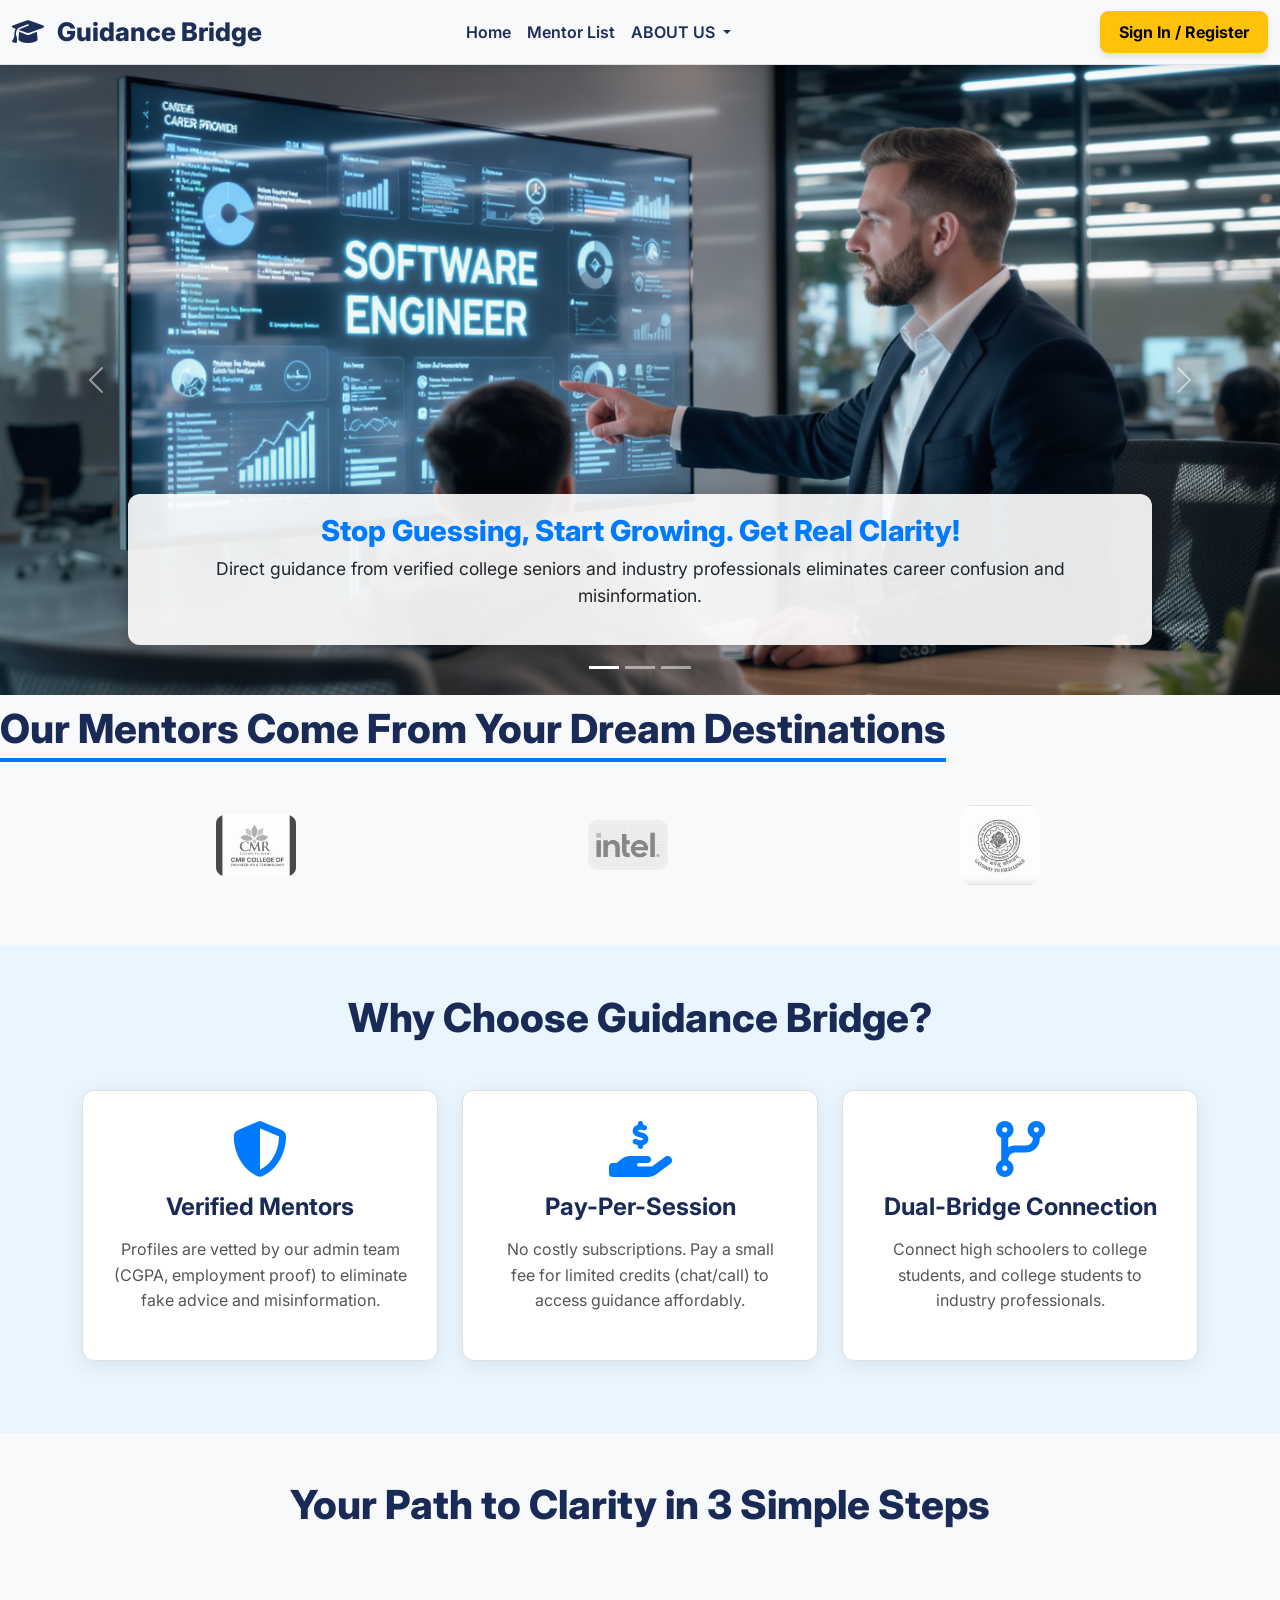
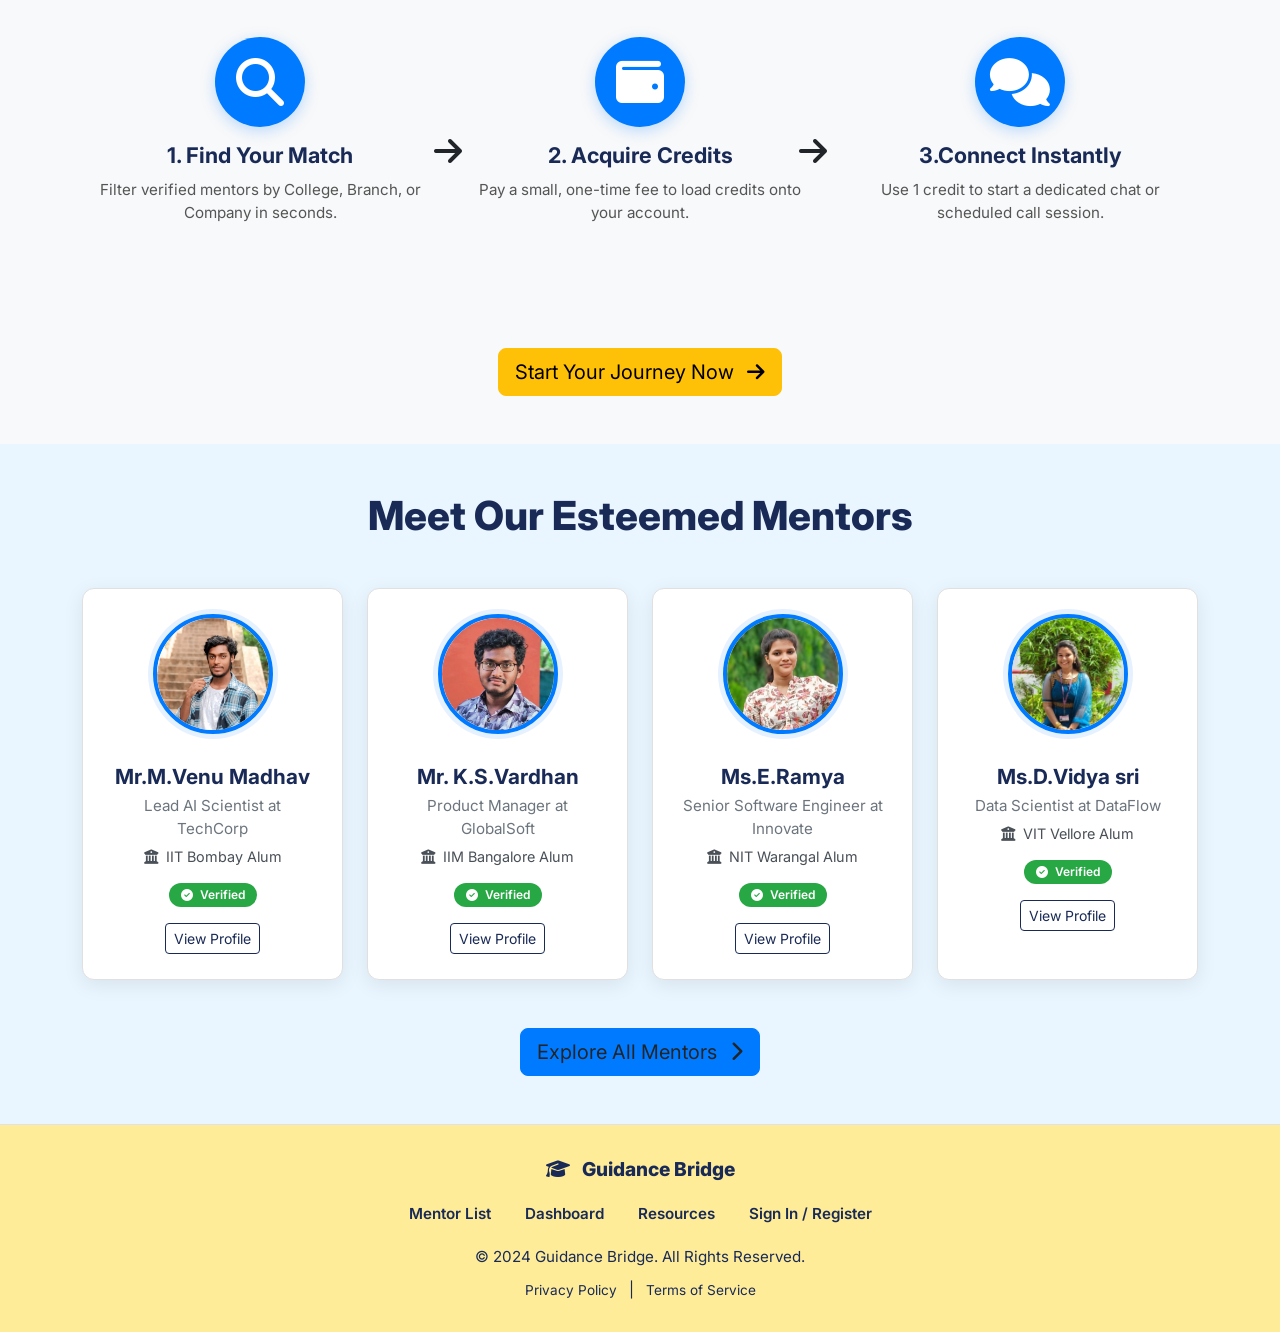
<file: skillgap project/skill gap tool/index.html>
<!DOCTYPE html>
<html lang="en">
  <head>
    <meta charset="UTF-8" />
    <meta name="viewport" content="width=device-width, initial-scale=1.0" />
    <title>Guidance Bridge - Mentor Platform</title>

    <link
      href="https://cdn.jsdelivr.net/npm/bootstrap@5.3.3/dist/css/bootstrap.min.css"
      rel="stylesheet"
      integrity="sha384-QWTKZyjpPEjISv5WaRU9OFeRpok6YctnYmDr5pNlyT2bRjXh0JMhjY6hW+ALEwIH"
      crossorigin="anonymous"
    />
    <link
      rel="stylesheet"
      href="https://cdnjs.cloudflare.com/ajax/libs/font-awesome/6.5.2/css/all.min.css"
    />

    <link rel="stylesheet" href="style.css" />

    <link
      href="https://fonts.googleapis.com/css2?family=Inter:wght@400;600;700;800&display=swap"
      rel="stylesheet"
    />
  </head>
  <body>
    <nav class="navbar navbar-expand-lg bg-light-bridge" data-bs-theme="light">
      <div class="container-fluid">
        <a class="navbar-brand text-primary-dark" href="#">
          <i class="fas fa-graduation-cap me-2"></i> Guidance Bridge
        </a>

        <button
          class="navbar-toggler"
          type="button"
          data-bs-toggle="collapse"
          data-bs-target="#navbarNavDropdown"
          aria-controls="navbarNavDropdown"
          aria-expanded="false"
          aria-label="Toggle navigation"
        >
          <span class="navbar-toggler-icon"></span>
        </button>

        <div class="collapse navbar-collapse" id="navbarNavDropdown">
          <ul class="navbar-nav mx-auto">
            <li class="nav-item">
              <a
                class="nav-link text-primary-dark active"
                aria-current="page"
                href="index.html"
                >Home</a
              >
            </li>
            <li class="nav-item">
              <a class="nav-link text-primary-dark" href="mentorlist.html"
                >Mentor List</a
              >
            </li>
            <li class="nav-item dropdown">
              <a
                class="nav-link text-primary-dark dropdown-toggle"
                href="#"
                role="button"
                data-bs-toggle="dropdown"
                aria-expanded="false"
              >
                ABOUT US
              </a>
              <ul class="dropdown-menu">
                <li>
                  <a
                    class="dropdown-item"
                    href="https://linktr.ee/gouthamsankeerth"
                    target="_blank"
                    >Resource pdfs</a
                  >
                </li>
                <li>
                  <a class="dropdown-item" href="contact.html" target="_blank"
                    >contact us</a
                  >
                </li>
                <li>
                  <a class="dropdown-item" href="adminindex.html"
                    >Admin Login</a
                  >
                </li>
              </ul>
            </li>
          </ul>

          <div class="d-flex ms-auto">
            <a
              href="form.html"
              class="btn btn-warning sign-in-cta"
              role="button"
            >
              Sign In / Register
            </a>
          </div>
        </div>
      </div>
    </nav>

    <div
      id="heroCarousel"
      class="carousel carousel-light slide"
      data-bs-ride="carousel"
    >
      <div class="carousel-indicators">
        <button
          type="button"
          data-bs-target="#heroCarousel"
          data-bs-slide-to="0"
          class="active"
          aria-current="true"
          aria-label="Slide 1"
        ></button>
        <button
          type="button"
          data-bs-target="#heroCarousel"
          data-bs-slide-to="1"
          aria-label="Slide 2"
        ></button>
        <button
          type="button"
          data-bs-target="#heroCarousel"
          data-bs-slide-to="2"
          aria-label="Slide 3"
        ></button>
      </div>

      <div class="carousel-inner">
        <div class="carousel-item active" data-bs-interval="8000">
          <img
            src="./images/slide3.png"
            class="d-block w-100"
            alt="Illustration of student gaining career clarity."
          />
          <div
            class="carousel-caption d-none d-md-block carousel-caption-light-bg"
          >
            <h5>Stop Guessing, Start Growing. Get Real Clarity!</h5>
            <p>
              Direct guidance from verified college seniors and industry
              professionals eliminates career confusion and misinformation.
            </p>
          </div>
        </div>

        <div class="carousel-item" data-bs-interval="8000">
          <img
            src="./images/slide2.png"
            class="d-block w-100"
            alt="Image of a confident student with mentor silhouettes."
          />
          <div
            class="carousel-caption d-none d-md-block carousel-caption-light-bg"
          >
            <h5>Your Verified Support Network is Ready.</h5>
            <p>
              Connect with authenticated experts—college seniors for admissions,
              and employees for placements & industry skills.
            </p>
          </div>
        </div>

        <div class="carousel-item" data-bs-interval="8000">
          <img
            src="./images/slide1.png"
            class="d-block w-100"
            alt="Graphic illustrating affordable mentorship credit system."
          />
          <div
            class="carousel-caption d-none d-md-block carousel-caption-light-bg"
          >
            <h5>Affordable Guidance: Pay Per Session.</h5>
            <p>
              No costly subscriptions! Pay a small fee for limited credits
              (chat/call) to get exactly the advice you need, when you need it.
            </p>
          </div>
        </div>
      </div>

      <button
        class="carousel-control-prev"
        type="button"
        data-bs-target="#heroCarousel"
        data-bs-slide="prev"
      >
        <span class="carousel-control-prev-icon" aria-hidden="true"></span>
        <span class="visually-hidden">Previous</span>
      </button>
      <button
        class="carousel-control-next"
        type="button"
        data-bs-target="#heroCarousel"
        data-bs-slide="next"
      >
        <span class="carousel-control-next-icon" aria-hidden="true"></span>
        <span class="visually-hidden">Next</span>
      </button>
    </div>
    <!-- logos -->
    <h2 class="section-heading text-primary-dark text-center mb-3">
      Our Mentors Come From Your Dream Destinations
    </h2>

    <section class="py-4 bg-white-footer">
      <div class="container text-center">
        <div class="logo-scroll-wrapper">
          <div class="row justify-content-center align-items-center logo-grid">
            <div class="col-4 col-md-2 mb-3">
              <img
                src="./images/anits.webp"
                alt="anits Logo"
                class="img-fluid logo-item"
              />
            </div>

            <div class="col-4 col-md-2 mb-3">
              <img
                src="./images/dell.png"
                alt="dell Logo"
                class="img-fluid logo-item"
              />
            </div>

            <div class="col-4 col-md-2 mb-3">
              <img
                src="./images/gvp.webp"
                alt="gvp Logo"
                class="img-fluid logo-item"
              />
            </div>

            <div class="col-4 col-md-2 mb-3">
              <img
                src="./images/cisco.jpg"
                alt="Cisco Logo"
                class="img-fluid logo-item"
              />
            </div>
            <div class="col-4 col-md-2 mb-3">
              <img
                src="./images/cmr.jpg"
                alt="CMR Logo"
                class="img-fluid logo-item"
              />
            </div>
            <div class="col-4 col-md-2 mb-3">
              <img
                src="./images/intel.png"
                alt="Intel Logo"
                class="img-fluid logo-item"
              />
            </div>
            <div class="col-4 col-md-2 mb-3">
              <img
                src="./images/jntu.jpg"
                alt="JNTU Logo"
                class="img-fluid logo-item"
              />
            </div>
            <div class="col-4 col-md-2 mb-3">
              <img
                src="./images/gvp.webp"
                alt="gvp Logo"
                class="img-fluid logo-item"
              />
            </div>
            <div class="col-4 col-md-2 mb-3">
              <img
                src="./images/zoom.png"
                alt="Zoom Logo"
                class="img-fluid logo-item"
              />
            </div>
            <div class="col-4 col-md-2 mb-3">
              <img
                src="./images/gmr.webp"
                alt="GMR Logo"
                class="img-fluid logo-item"
              />
            </div>
            <div class="col-4 col-md-2 mb-3">
              <img
                src="./images/bombay.png"
                alt="IIT Bombay Logo"
                class="img-fluid logo-item"
              />
            </div>
            <div class="col-4 col-md-2 mb-3">
              <img
                src="./images/IIT-Kanpur.jpg"
                alt="IIT Kanpur Logo"
                class="img-fluid logo-item"
              />
            </div>
            <div class="col-4 col-md-2 mb-3">
              <img
                src="./images/khagarapur.webp"
                alt="IIT Kharagpur Logo"
                class="img-fluid logo-item"
              />
            </div>
            <div class="col-4 col-md-2 mb-3">
              <img
                src="./images/bombay.png"
                alt="IIT Bombay Logo"
                class="img-fluid logo-item"
              />
            </div>
          </div>
        </div>
      </div>
    </section>

    <!-- logos -->
    <section class="py-5 bg-feature-section">
      <div class="container text-center">
        <h2 class="section-title text-primary-dark mb-5">
          Why Choose Guidance Bridge?
        </h2>
        <div class="row">
          <div class="col-md-4 mb-4">
            <div class="feature-card">
              <i class="fas fa-shield-alt feature-icon mb-3"></i>
              <h3 class="feature-title">Verified Mentors</h3>
              <p class="feature-text">
                Profiles are vetted by our admin team (CGPA, employment proof)
                to eliminate fake advice and misinformation.
              </p>
            </div>
          </div>
          <div class="col-md-4 mb-4">
            <div class="feature-card">
              <i class="fas fa-hand-holding-usd feature-icon mb-3"></i>
              <h3 class="feature-title">Pay-Per-Session</h3>
              <p class="feature-text">
                No costly subscriptions. Pay a small fee for limited credits
                (chat/call) to access guidance affordably.
              </p>
            </div>
          </div>
          <div class="col-md-4 mb-4">
            <div class="feature-card">
              <i class="fas fa-code-branch feature-icon mb-3"></i>
              <h3 class="feature-title">Dual-Bridge Connection</h3>
              <p class="feature-text">
                Connect high schoolers to college students, and college students
                to industry professionals.
              </p>
            </div>
          </div>
        </div>
      </div>
    </section>

    <section class="py-5">
      <div class="container text-center">
        <h2 class="section-title text-primary-dark mb-5">
          Your Path to Clarity in 3 Simple Steps
        </h2>
        <div class="row justify-content-center how-it-works-flow">
          <div class="col-md-4 col-sm-12 mb-4 how-it-works-step">
            <div class="step-icon-wrapper mx-auto mb-3">
              <i class="fas fa-search step-icon"></i>
            </div>
            <h4 class="step-title">1. Find Your Match</h4>
            <p class="step-text">
              Filter verified mentors by College, Branch, or Company in seconds.
            </p>
          </div>
          <div
            class="col-md-1 col-sm-12 d-flex align-items-center justify-content-center text-primary-dark how-it-works-arrow"
          >
            <i class="fas fa-arrow-right d-none d-md-block fa-2x"></i>
            <i class="fas fa-arrow-down d-block d-md-none fa-2x"></i>
          </div>
          <div class="col-md-4 col-sm-12 mb-4 how-it-works-step">
            <div class="step-icon-wrapper mx-auto mb-3">
              <i class="fas fa-wallet step-icon"></i>
            </div>
            <h4 class="step-title">2. Acquire Credits</h4>
            <p class="step-text">
              Pay a small, one-time fee to load credits onto your account.
            </p>
          </div>
          <div
            class="col-md-1 col-sm-12 d-flex align-items-center justify-content-center text-primary-dark how-it-works-arrow"
          >
            <i class="fas fa-arrow-right d-none d-md-block fa-2x"></i>
            <i class="fas fa-arrow-down d-block d-md-none fa-2x"></i>
          </div>
          <div class="col-md-4 col-sm-12 mb-4 how-it-works-step">
            <div class="step-icon-wrapper mx-auto mb-3">
              <i class="fas fa-comments step-icon"></i>
            </div>
            <h4 class="step-title">3.Connect Instantly</h4>
            <p class="step-text">
              Use 1 credit to start a dedicated chat or scheduled call session.
            </p>
          </div>
        </div>
        <a
          href="mentor-list.html"
          class="btn btn-warning btn-lg mt-4 start-journey-cta"
          >Start Your Journey Now <i class="fas fa-arrow-right ms-2"></i
        ></a>
      </div>
    </section>

    <section class="py-5 bg-feature-section">
      <div class="container text-center">
        <h2 class="section-title text-primary-dark mb-5">
          Meet Our Esteemed Mentors
        </h2>
        <div class="row justify-content-center">
          <div class="col-lg-3 col-md-6 mb-4">
            <div class="mentor-card">
              <img
                src="./images/mvm.jpg"
                class="mentor-img mb-3"
                alt="Mentor 1"
              />
              <h4 class="mentor-name">Mr.M.Venu Madhav</h4>
              <p class="mentor-title">Lead AI Scientist at TechCorp</p>
              <p class="mentor-affiliation">
                <i class="fas fa-university me-1"></i> IIT Bombay Alum
              </p>
              <span class="badge bg-success-bridge"
                ><i class="fas fa-check-circle me-1"></i> Verified</span
              >
              <a
                href="mentor-profile.html"
                class="btn btn-sm btn-outline-primary-dark mt-3"
                >View Profile</a
              >
            </div>
          </div>
          <div class="col-lg-3 col-md-6 mb-4">
            <div class="mentor-card">
              <img
                src="./images/ksv.jpg"
                class="mentor-img mb-3"
                alt="Mentor 2"
              />
              <h4 class="mentor-name">Mr. K.S.Vardhan</h4>
              <p class="mentor-title">Product Manager at GlobalSoft</p>
              <p class="mentor-affiliation">
                <i class="fas fa-university me-1"></i> IIM Bangalore Alum
              </p>
              <span class="badge bg-success-bridge"
                ><i class="fas fa-check-circle me-1"></i> Verified</span
              >
              <a href="#" class="btn btn-sm btn-outline-primary-dark mt-3"
                >View Profile</a
              >
            </div>
          </div>
          <div class="col-lg-3 col-md-6 mb-4">
            <div class="mentor-card">
              <img
                src="./images/ram1.jpg"
                class="mentor-img mb-3"
                alt="Mentor 3"
              />
              <h4 class="mentor-name">Ms.E.Ramya</h4>
              <p class="mentor-title">Senior Software Engineer at Innovate</p>
              <p class="mentor-affiliation">
                <i class="fas fa-university me-1"></i> NIT Warangal Alum
              </p>
              <span class="badge bg-success-bridge"
                ><i class="fas fa-check-circle me-1"></i> Verified</span
              >
              <a
                href="mentor-profile.html"
                class="btn btn-sm btn-outline-primary-dark mt-3"
                >View Profile</a
              >
            </div>
          </div>
          <div class="col-lg-3 col-md-6 mb-4">
            <div class="mentor-card">
              <img
                src="./images/vid.jpg"
                class="mentor-img mb-3"
                alt="Mentor 4"
              />
              <h4 class="mentor-name">Ms.D.Vidya sri</h4>
              <p class="mentor-title">Data Scientist at DataFlow</p>
              <p class="mentor-affiliation">
                <i class="fas fa-university me-1"></i> VIT Vellore Alum
              </p>
              <span class="badge bg-success-bridge"
                ><i class="fas fa-check-circle me-1"></i> Verified</span
              >
              <a
                href="mentor-profile.html"
                class="btn btn-sm btn-outline-primary-dark mt-3"
                >View Profile</a
              >
            </div>
          </div>
        </div>
        <a href="mentorlist.html" class="btn btn-accent-blue btn-lg mt-4"
          >Explore All Mentors <i class="fas fa-chevron-right ms-2"></i
        ></a>
      </div>
    </section>

    <footer class="site-footer">
      <div class="footer-container">
        <div class="footer-brand">
          <i class="fas fa-graduation-cap me-2"></i> Guidance Bridge
        </div>

        <div class="footer-links">
          <a href="#">Mentor List</a>
          <a href="#">Dashboard</a>
          <a href="#">Resources</a>
          <a href="form.html">Sign In / Register</a>
        </div>

        <div class="footer-legal">
          <p>&copy; 2024 Guidance Bridge. All Rights Reserved.</p>
          <div class="legal-links">
            <a href="#">Privacy Policy</a>
            <span>|</span>
            <a href="#">Terms of Service</a>
          </div>
        </div>
      </div>
    </footer>

    <script
      src="https://cdn.jsdelivr.net/npm/bootstrap@5.3.3/dist/js/bootstrap.bundle.min.js"
      integrity="sha384-YvpcrYf0tY3lHB60NNkmXc5s9fDVZLESaAA55NDzOxhy9GkcIdslK1eN7N6jIeHz"
      crossorigin="anonymous"
    ></script>
  </body>
</html>
</file>
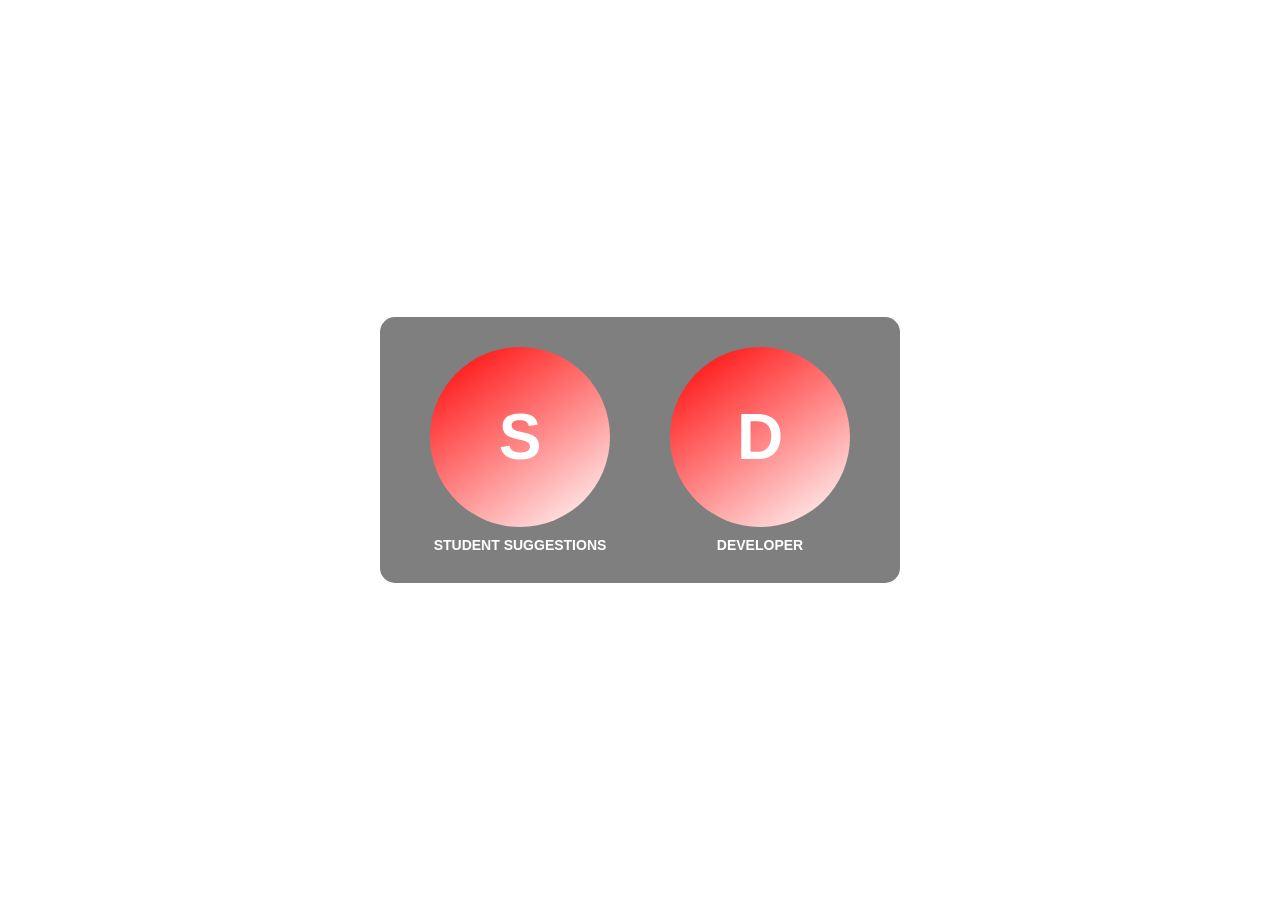
<file: skillgap project/skill gap tool/admin.html>
<!DOCTYPE html>
<html lang="en">
  <head>
    <meta charset="UTF-8" />
    <meta name="viewport" content="width=device-width, initial-scale=1.0" />
    <title>Circle Buttons</title>
    <style>
      body {
        margin: 0;
        padding: 0;
        background: url("https://images.unsplash.com/photo-1501785888041-af3ef285b470?ixlib=rb-4.0.3&auto=format&fit=crop&w=1950&q=80")
          no-repeat center center fixed;
        background-size: cover;
        display: flex;
        justify-content: center;
        align-items: center;
        height: 100vh;
        font-family: Arial, sans-serif;
      }

      .container {
        display: flex;
        gap: 60px;
        background: rgba(0, 0, 0, 0.5);
        padding: 30px 50px;
        border-radius: 15px;
      }

      .circle-btn {
        width: 180px;
        height: 180px;
        border-radius: 50%;
        background: linear-gradient(145deg, #ff0000, #ffffff);
        display: flex;
        justify-content: center;
        align-items: center;
        font-size: 64px;
        font-weight: bold;
        color: #fff;
        border: none;
        cursor: pointer;
        transition: transform 0.3s ease, box-shadow 0.3s ease;
      }

      .circle-btn:hover {
        transform: scale(1.1);
        box-shadow: 0 8px 25px rgba(0, 0, 0, 0.4);
      }

      .label {
        text-align: center;
        margin-top: 10px;
        font-size: 14px;
        font-weight: bold;
        color: white;
      }

      .btn-wrapper {
        text-align: center;
      }
    </style>
  </head>
  <body>
    <div class="container">
      <div class="btn-wrapper">
        <button class="circle-btn" onclick="window.open( 'ssra.html');">
          S
        </button>
        <div class="label">STUDENT SUGGESTIONS</div>
      </div>
      <div class="btn-wrapper">
        <button class="circle-btn" onclick="window.open( 'dra.html');">
          D
        </button>
        <div class="label">DEVELOPER</div>
      </div>
    </div>

    <script>
      // You can replace the URLs with your actual pages
      // "ssra" and "dra" are tab/window names
    </script>
  </body>
</html>
</file>
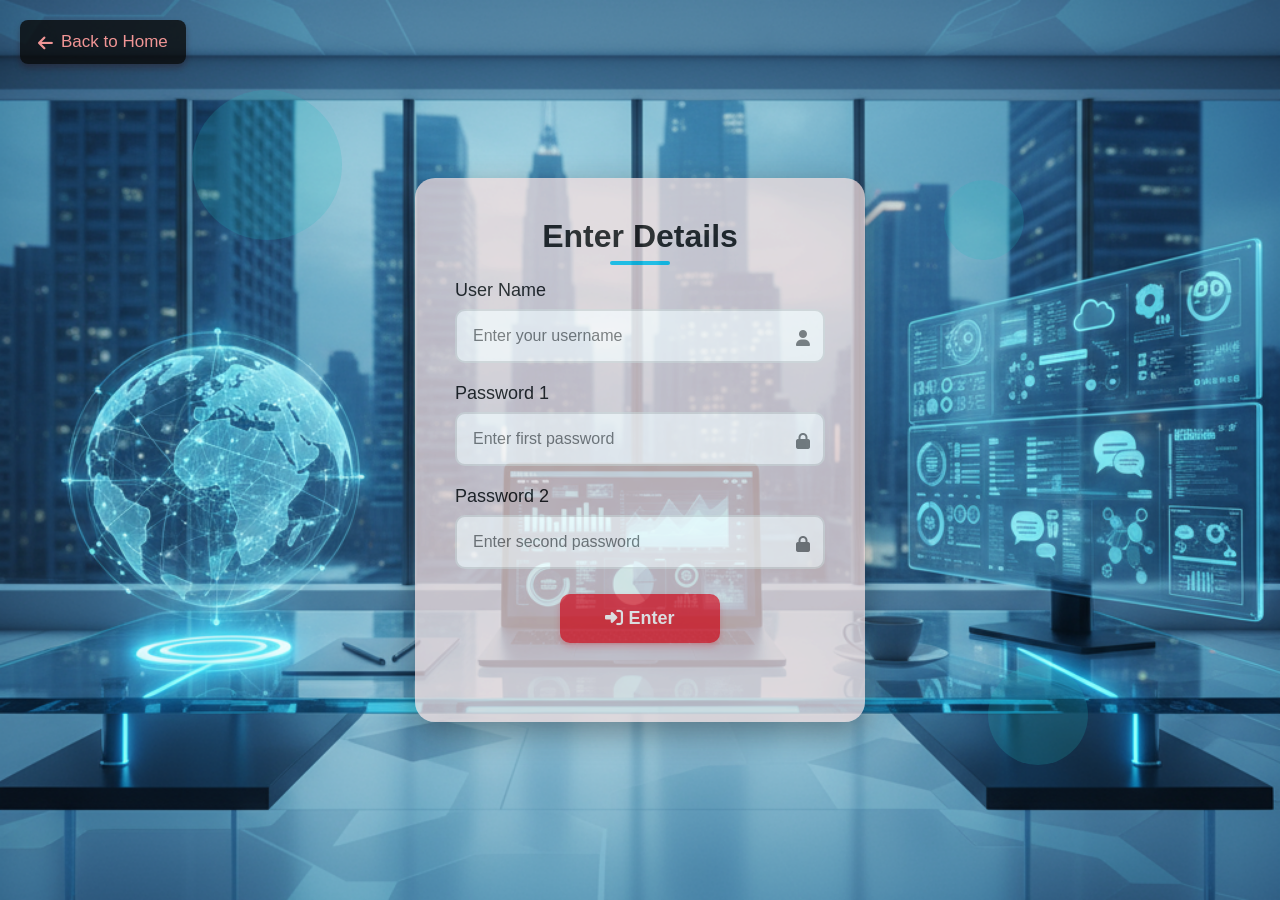
<file: skillgap project/skill gap tool/adminindex.html>
<!DOCTYPE html>
<html lang="en">
  <head>
    <meta charset="UTF-8" />
    <meta name="viewport" content="width=device-width, initial-scale=1.0" />
    <title>Enhanced Sign In</title>
    <link
      rel="stylesheet"
      href="https://cdnjs.cloudflare.com/ajax/libs/font-awesome/6.4.0/css/all.min.css"
    />
    <style>
      * {
        margin: 0;
        padding: 0;
        box-sizing: border-box;
        font-family: "Segoe UI", Tahoma, Geneva, Verdana, sans-serif;
      }

      body {
        background: url("./images/img5.png") no-repeat center center/cover;
        height: 100vh;
        display: flex;
        justify-content: center;
        align-items: center;
        overflow: hidden;
      }

      .back-button {
        position: absolute;
        top: 20px;
        left: 20px;
        background: rgba(9, 9, 9, 0.8);
        color: rgb(241, 149, 149);
        padding: 12px 18px;
        border-radius: 8px;
        text-decoration: none;
        font-size: 17px;
        transition: 0.3s;
        display: flex;
        align-items: center;
        gap: 8px;
        z-index: 10;
        box-shadow: 0 4px 6px rgba(49, 9, 9, 0.3);
      }

      .back-button:hover {
        background: rgba(30, 183, 191, 0.9);
        transform: translateY(-2px);
      }

      .container {
        background: rgba(245, 223, 223, 0.85);
        padding: 40px;
        opacity: 0.85;
        border-radius: 20px;
        width: 450px;
        text-align: center;
        color: #0e0101;
        box-shadow: 0 10px 30px rgba(0, 0, 0, 0.4);
        transform: translateY(0);
        transition: transform 0.5s ease;
        z-index: 5;
      }

      .container.animate {
        animation: containerPop 0.5s ease;
      }

      @keyframes containerPop {
        0% {
          transform: scale(1);
        }
        50% {
          transform: scale(1.03);
        }
        100% {
          transform: scale(1);
        }
      }

      .container h2 {
        margin-bottom: 25px;
        font-size: 32px;
        color: #1a1818;
        position: relative;
        display: inline-block;
      }

      .container h2:after {
        content: "";
        position: absolute;
        bottom: -10px;
        left: 50%;
        transform: translateX(-50%);
        width: 60px;
        height: 4px;
        background: #09bae6;
        border-radius: 2px;
      }

      .input-box {
        margin-bottom: 20px;
        text-align: left;
        position: relative;
      }

      .input-box label {
        display: block;
        font-size: 18px;
        margin-bottom: 8px;
        color: #1a1818;
        font-weight: 500;
      }

      .input-box input {
        width: 100%;
        padding: 16px;
        border: 2px solid #ddd;
        border-radius: 10px;
        outline: none;
        font-size: 16px;
        transition: all 0.3s ease;
        background: rgba(255, 255, 255, 0.9);
      }

      .input-box input:focus {
        border-color: #09bae6;
        box-shadow: 0 0 0 3px rgba(9, 186, 230, 0.2);
        transform: translateY(-2px);
      }

      .input-box i {
        position: absolute;
        right: 15px;
        top: 50px;
        color: #777;
        transition: all 0.3s ease;
      }

      .input-box input:focus + i {
        color: #09bae6;
        transform: scale(1.2);
      }

      .btn {
        width: 160px;
        padding: 14px;
        background: #e63946;
        border: none;
        border-radius: 10px;
        color: white;
        font-size: 18px;
        font-weight: 600;
        cursor: pointer;
        transition: all 0.3s ease;
        display: block;
        margin: 25px auto 15px;
        box-shadow: 0 4px 6px rgba(230, 57, 70, 0.3);
      }

      .btn:hover {
        background: #09bae6;
        transform: translateY(-3px);
        box-shadow: 0 6px 10px rgba(9, 186, 230, 0.4);
      }

      .btn:active {
        transform: translateY(0);
        box-shadow: 0 4px 6px rgba(9, 186, 230, 0.3);
      }

      .error {
        color: #e63946;
        font-size: 16px;
        margin-top: 15px;
        font-weight: 500;
        min-height: 24px;
      }

      /* Animation for the input boxes */
      @keyframes inputFocus {
        0% {
          transform: scale(1);
        }
        50% {
          transform: scale(1.02);
        }
        100% {
          transform: scale(1);
        }
      }

      .input-animate {
        animation: inputFocus 0.4s ease;
      }

      /* Floating animation for the container */
      @keyframes float {
        0% {
          transform: translateY(0px);
        }
        50% {
          transform: translateY(-10px);
        }
        100% {
          transform: translateY(0px);
        }
      }

      .floating {
        animation: float 6s ease-in-out infinite;
      }

      /* Decorative elements */
      .circle {
        position: absolute;
        border-radius: 50%;
        background: rgba(30, 183, 191, 0.2);
        z-index: -1;
      }

      .circle-1 {
        width: 150px;
        height: 150px;
        top: 10%;
        left: 15%;
        animation: float 8s ease-in-out infinite;
      }

      .circle-2 {
        width: 100px;
        height: 100px;
        bottom: 15%;
        right: 15%;
        animation: float 10s ease-in-out infinite;
      }

      .circle-3 {
        width: 80px;
        height: 80px;
        top: 20%;
        right: 20%;
        animation: float 7s ease-in-out infinite;
      }
    </style>
  </head>
  <body>
    <!-- Decorative circles -->
    <div class="circle circle-1"></div>
    <div class="circle circle-2"></div>
    <div class="circle circle-3"></div>

    <!-- Back to Home Button -->
    <a href="index.html" class="back-button">
      <i class="fas fa-arrow-left"></i> Back to Home
    </a>

    <div class="container floating">
      <h2>Enter Details</h2>
      <form id="loginForm">
        <div class="input-box">
          <label for="username">User Name</label>
          <input
            type="text"
            id="username"
            placeholder="Enter your username"
            required
          />
          <i class="fas fa-user"></i>
        </div>

        <div class="input-box">
          <label for="password1">Password 1</label>
          <input
            type="password"
            id="password1"
            placeholder="Enter first password"
            required
          />
          <i class="fas fa-lock"></i>
        </div>

        <div class="input-box">
          <label for="password2">Password 2</label>
          <input
            type="password"
            id="password2"
            placeholder="Enter second password"
            required
          />
          <i class="fas fa-lock"></i>
        </div>

        <button type="button" class="btn" onclick="validateLogin()">
          <i class="fas fa-sign-in-alt"></i> Enter
        </button>

        <p class="error" id="errorMsg"></p>
      </form>
    </div>

    <script>
      // Fixed username and passwords
      const correctUser = "Technova";
      const correctPass1 = "123";
      const correctPass2 = "123";

      // Add animation when input is focused
      document.querySelectorAll("input").forEach((input) => {
        input.addEventListener("focus", (e) => {
          // Add animation to the input box
          e.target.parentElement.classList.add("input-animate");

          // Add animation to the container
          document.querySelector(".container").classList.add("animate");

          // Remove animation classes after animation completes
          setTimeout(() => {
            e.target.parentElement.classList.remove("input-animate");
            document.querySelector(".container").classList.remove("animate");
          }, 500);
        });
      });

      function validateLogin() {
        const username = document.getElementById("username").value.trim();
        const pass1 = document.getElementById("password1").value.trim();
        const pass2 = document.getElementById("password2").value.trim();
        const errorMsg = document.getElementById("errorMsg");

        if (
          username === correctUser &&
          pass1 === correctPass1 &&
          pass2 === correctPass2
        ) {
          // Success animation
          document.querySelector(".container").style.transform = "scale(1.05)";
          document.body.style.background =
            "linear-gradient(rgba(30, 183, 191, 0.7), rgba(30, 183, 191, 0.7)), url(https://images.unsplash.com/photo-1518770660439-4636190af475?ixlib=rb-4.0.3&ixid=M3wxMjA3fDB8MHxwaG90by1wYWdlfHx8fGVufDB8fHx8fA%3D%3D&auto=format&fit=crop&w=1740&q=80) no-repeat center center/cover";

          setTimeout(() => {
            window.location.href = "index1.html"; // Redirect to homepage
          }, 600);
        } else {
          errorMsg.textContent = "Invalid username or password!";
          // Shake animation for error
          document.querySelector(".container").style.animation =
            "shake 0.5s ease";
          setTimeout(() => {
            document.querySelector(".container").style.animation = "";
          }, 500);
        }
      }

      // Add event listener for form submission
      document
        .getElementById("loginForm")
        .addEventListener("submit", function (e) {
          e.preventDefault(); // Stop form refresh
          validateLogin();
        });

      // Add keyframe for shake animation
      const style = document.createElement("style");
      style.innerHTML = `
      @keyframes shake {
        0% { transform: translateX(0); }
        20% { transform: translateX(-10px); }
        40% { transform: translateX(10px); }
        60% { transform: translateX(-10px); }
        80% { transform: translateX(10px); }
        100% { transform: translateX(0); }
      }
    `;
      document.head.appendChild(style);
    </script>
  </body>
</html>
</file>
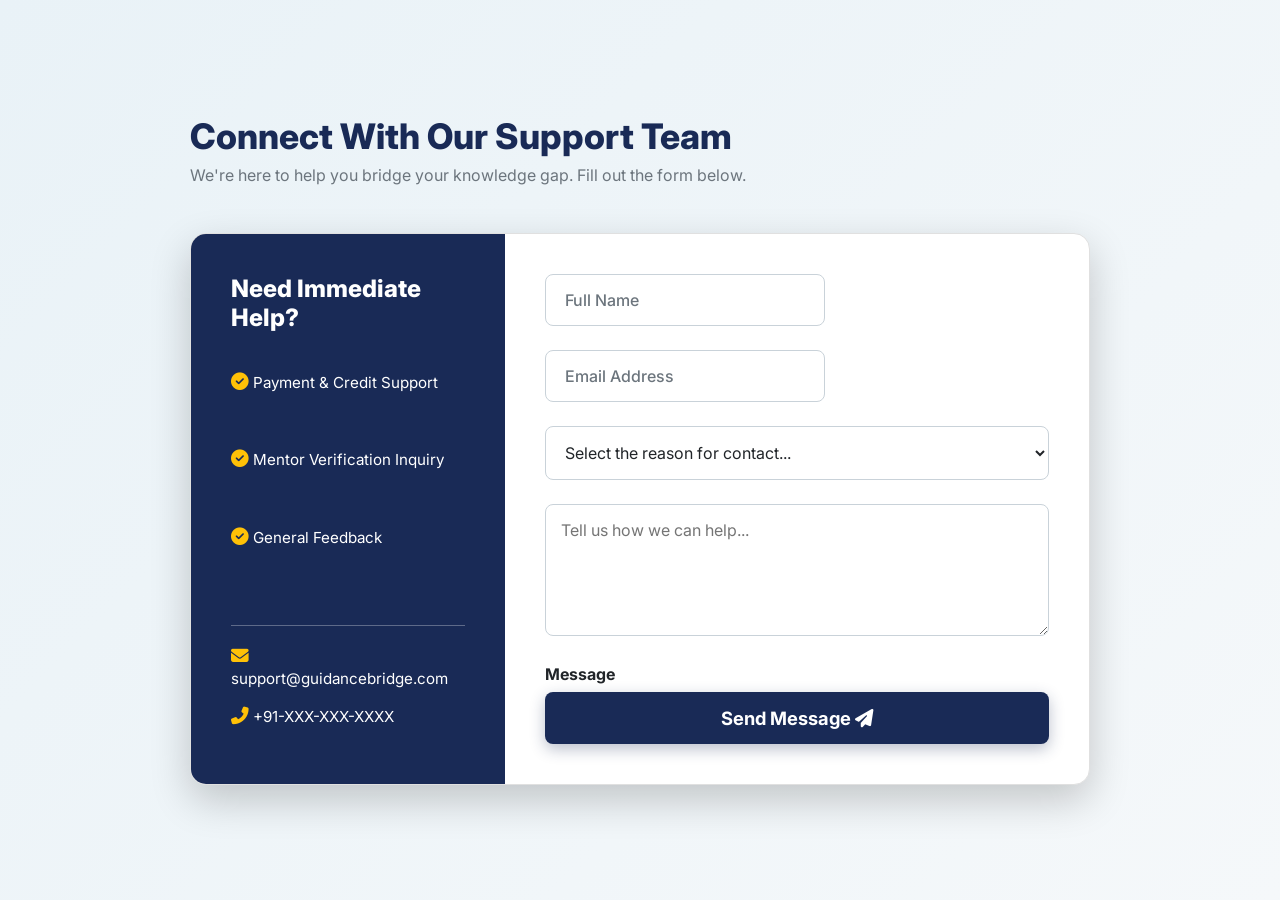
<file: skillgap project/skill gap tool/contact.html>
<!DOCTYPE html>
<html lang="en">
  <head>
    <meta charset="UTF-8" />
    <meta name="viewport" content="width=device-width, initial-scale=1.0" />
    <title>Guidance Bridge - Contact Support</title>

    <link rel="stylesheet" href="contact.css" />

    <link
      rel="stylesheet"
      href="https://cdnjs.cloudflare.com/ajax/libs/font-awesome/6.5.2/css/all.min.css"
    />
    <link
      href="https://fonts.googleapis.com/css2?family=Inter:wght@400;600;700;800&display=swap"
      rel="stylesheet"
    />
  </head>
  <body>
    <section class="contact-section">
      <div class="container">
        <h2 class="section-title text-center">Connect With Our Support Team</h2>
        <p class="text-center text-muted mb-5">
          We're here to help you bridge your knowledge gap. Fill out the form
          below.
        </p>

        <div class="contact-card-wrapper">
          <div class="contact-card">
            <div class="row">
              <div class="col-left">
                <h3 class="text-white mb-4">Need Immediate Help?</h3>
                <p class="mb-3">
                  <i class="fas fa-check-circle me-3"></i> Payment & Credit
                  Support
                </p>
                <p class="mb-3">
                  <i class="fas fa-check-circle me-3"></i> Mentor Verification
                  Inquiry
                </p>
                <p class="mb-3">
                  <i class="fas fa-check-circle me-3"></i> General Feedback
                </p>

                <div class="mt-4 pt-4 border-top border-light">
                  <p class="mb-1">
                    <i class="fas fa-envelope me-2"></i>
                    support@guidancebridge.com
                  </p>
                  <p><i class="fas fa-phone-alt me-2"></i> +91-XXX-XXX-XXXX</p>
                </div>
              </div>

              <div class="col-right">
                <form action="#" method="POST" class="contact-form">
                  <div class="row">
                    <div class="col-md-6 form-group-floating mb-4">
                      <input
                        type="text"
                        id="name"
                        placeholder="Full Name"
                        required
                      />
                      <label for="name">Full Name</label>
                    </div>

                    <div class="col-md-6 form-group-floating mb-4">
                      <input
                        type="email"
                        id="email"
                        placeholder="Email Address"
                        required
                      />
                      <label for="email">Email Address</label>
                    </div>
                  </div>

                  <div class="form-group mb-4">
                    <select class="form-select" id="subject" required>
                      <option value="" disabled selected>
                        Select the reason for contact...
                      </option>
                      <option value="mentor_inquiry">
                        Mentor Suggestion / Feedback
                      </option>
                      <option value="credit_support">
                        Credit / Payment Support
                      </option>
                      <option value="verification">
                        Mentor Verification Status
                      </option>
                      <option value="general">General Inquiry</option>
                    </select>
                  </div>

                  <div class="form-group mb-5">
                    <textarea
                      id="message"
                      rows="5"
                      required
                      placeholder="Tell us how we can help..."
                    ></textarea>
                    <label for="message">Message</label>
                  </div>

                  <button type="submit" class="btn btn-navy-submit">
                    Send Message <i class="fas fa-paper-plane ms-2"></i>
                  </button>
                </form>
              </div>
            </div>
          </div>
        </div>
      </div>
    </section>
  </body>
</html>
</file>
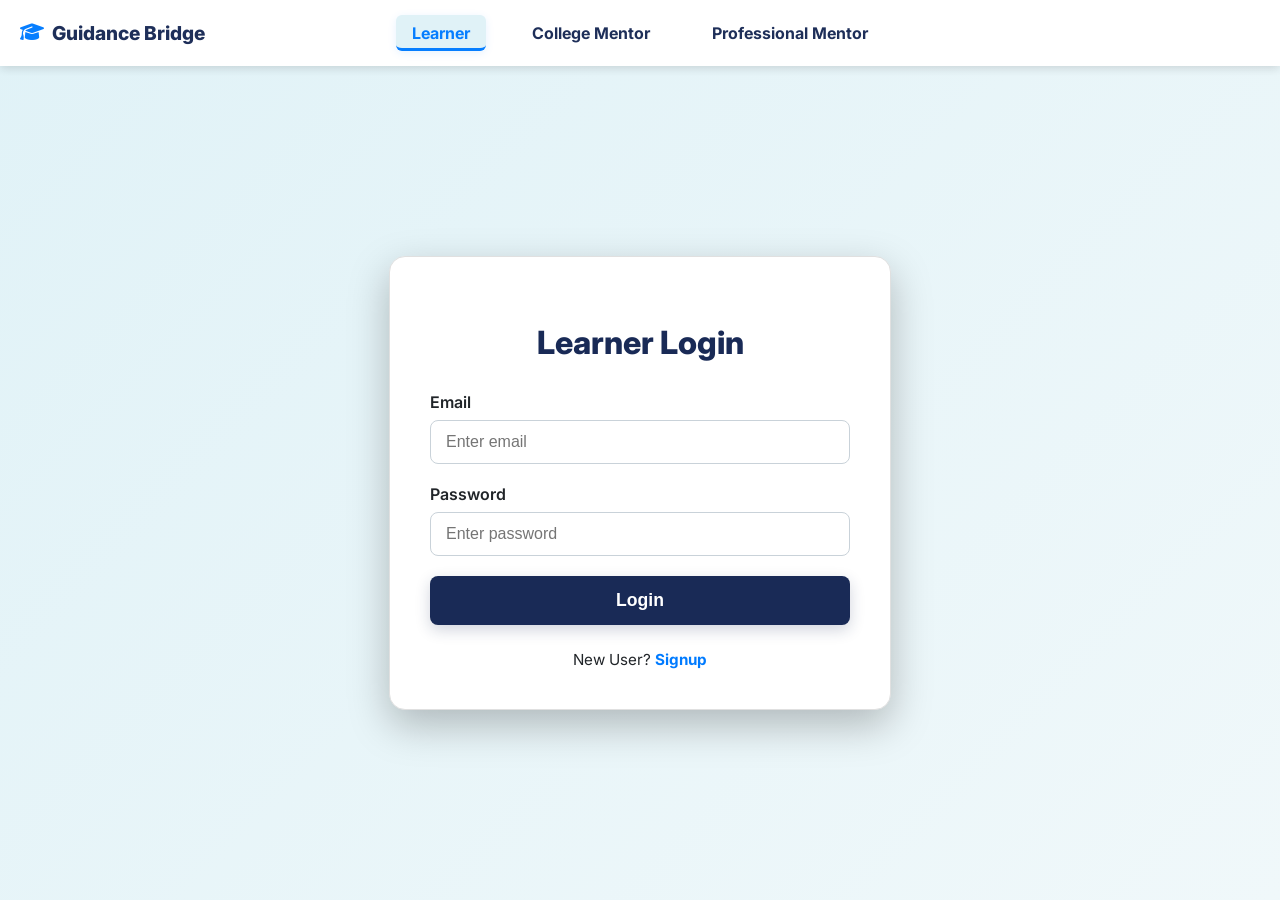
<file: skillgap project/skill gap tool/form.html>
<html lang="en">
  <head>
    <meta charset="UTF-8" />
    <meta name="viewport" content="width=device-width, initial-scale=1.0" />
    <title>Guidance Bridge - Sign In / Register</title>

    <link
      rel="stylesheet"
      href="https://cdnjs.cloudflare.com/ajax/libs/font-awesome/6.5.2/css/all.min.css"
    />
    <link
      href="https://fonts.googleapis.com/css2?family=Inter:wght@400;600;700;800&display=swap"
      rel="stylesheet"
    />

    <style>
      /* --- COLOR PALETTE (Matching Light Theme) --- */
      :root {
        --bg-light: #f8f9fa;
        --primary-dark: #192a56; /* Deep Navy Blue */
        --accent-blue: #007bff; /* Bright Blue */
        --accent-yellow: #ffc107;
        --text-dark: #212529;
        --shadow-light: rgba(0, 0, 0, 0.15);
        --gradient-start: #e0f2f7; /* Very light blue */
        --gradient-end: #f0f8fa; /* Slightly lighter gray-blue */
      }

      body {
        margin: 0;
        font-family: "Inter", sans-serif;
        color: var(--text-dark);
        text-align: center;
        min-height: 100vh;
        display: flex; /* Use flexbox for layout */
        flex-direction: column; /* Stack navbar and container */

        /* 1. Linear Gradient Background */
        background: linear-gradient(
          135deg,
          var(--gradient-start) 0%,
          var(--gradient-end) 100%
        );
        background-attachment: fixed; /* Ensures gradient covers full scrollable area */
      }

      /* --- Navbar (Role Selector) STYLES --- */
      .navbar {
        display: flex;
        justify-content: center;
        background: #ffffff;
        padding: 15px;
        box-shadow: 0 2px 10px var(--shadow-light);
        /* Consistent with main site navbar - subtle blur */
        backdrop-filter: blur(5px);
        opacity: 0.98;
        z-index: 10; /* Ensure it's above the main content */

        /* ADDED: Logo for branding */
        position: relative; /* For absolute positioning of logo if desired */
      }

      /* ADDED: Guidance Bridge Logo in Navbar */
      .navbar-logo {
        position: absolute;
        left: 20px; /* Adjust as needed */
        top: 50%;
        transform: translateY(-50%);
        font-weight: 800;
        font-size: 1.2rem;
        color: var(--primary-dark);
        text-decoration: none;
        display: flex;
        align-items: center;
      }
      .navbar-logo i {
        margin-right: 8px;
        color: var(--accent-blue);
      }

      .nav-item {
        margin: 0 15px;
        cursor: pointer;
        font-weight: 700;
        color: var(--primary-dark);
        padding: 8px 16px;
        border-radius: 6px;
        transition: all 0.3s ease-in-out; /* Smoother transitions */
        font-size: 1rem;
      }

      .nav-item:hover {
        background: #e9ecef;
        transform: translateY(-2px); /* More pronounced lift */
        box-shadow: 0 4px 10px rgba(0, 0, 0, 0.1);
      }

      .nav-item.active {
        border-bottom: 3px solid var(--accent-blue);
        padding-bottom: 5px;
        color: var(--accent-blue);
        background: #e0f2f7; /* Slight highlight on active tab */
        box-shadow: 0 2px 8px rgba(0, 123, 255, 0.1);
      }

      /* --- CONTAINER & FORM BOX --- */
      .container {
        flex-grow: 1; /* Allows container to take remaining space */
        display: flex;
        justify-content: center;
        align-items: center;
        padding: 20px; /* Add padding for smaller screens */
      }

      .form-box {
        background: white;
        color: var(--text-dark);
        padding: 40px; /* Slightly more padding */
        border-radius: 16px; /* Slightly rounder corners */
        width: 420px; /* Slightly wider */
        max-width: 90%; /* Responsive width */
        box-shadow: 0 15px 40px rgba(0, 0, 0, 0.25); /* More attractive, deeper shadow */
        border: 1px solid #e0e0e0; /* Cleaner border */
        text-align: left;
        transition: transform 0.4s ease, box-shadow 0.4s ease; /* Smoother transitions */
      }

      .form-box:hover {
        transform: translateY(-5px); /* More noticeable lift on hover */
        box-shadow: 0 20px 50px rgba(0, 0, 0, 0.35); /* Deeper shadow on hover */
      }

      .form-box h2 {
        text-align: center;
        margin-bottom: 30px; /* More space below heading */
        color: var(--primary-dark);
        font-weight: 800;
        font-size: 2rem; /* Larger heading */
      }

      .form-group {
        margin-bottom: 20px; /* More space between form groups */
      }

      .form-group label {
        display: block;
        margin-bottom: 8px; /* More space between label and input */
        font-weight: 600;
        color: var(--text-dark);
      }

      .form-group input[type="text"],
      .form-group input[type="email"],
      .form-group input[type="password"] {
        width: 100%;
        padding: 12px 15px; /* More padding for better touch targets */
        border: 1px solid #c9d2d9; /* Softer border color */
        border-radius: 8px; /* Slightly rounder inputs */
        box-sizing: border-box;
        transition: border-color 0.3s ease, box-shadow 0.3s ease;
        font-size: 1rem;
      }

      .form-group input[type="file"] {
        width: 100%;
        padding: 12px 0; /* Padding for file input */
        font-size: 0.95rem;
        color: #555;
      }

      .form-group input:focus {
        border-color: var(--accent-blue);
        box-shadow: 0 0 0 4px rgba(0, 123, 255, 0.3); /* Larger, more attractive glow */
        outline: none;
        background-color: #f9fcff; /* Very subtle background change on focus */
      }

      /* --- BUTTON STYLES (Dark Button on Light BG) --- */
      .btn {
        width: 100%;
        padding: 14px; /* Larger buttons */
        background: var(--primary-dark);
        color: white;
        border: none;
        border-radius: 8px; /* Rounder buttons */
        cursor: pointer;
        font-weight: bold;
        transition: all 0.3s ease-in-out; /* Smoother transitions */
        font-size: 1.1rem; /* Larger font for buttons */
        box-shadow: 0 5px 15px rgba(25, 42, 86, 0.2);
      }

      .btn:hover {
        background: #2c447a; /* Darker blue on hover */
        box-shadow: 0 8px 20px rgba(25, 42, 86, 0.3); /* Deeper shadow on hover */
        transform: translateY(-2px);
      }

      .toggle-link {
        text-align: center;
        margin-top: 25px; /* More space above the link */
        font-size: 0.95rem;
      }

      .toggle-link a {
        color: var(--accent-blue);
        text-decoration: none;
        font-weight: bold;
        transition: color 0.2s;
      }

      .toggle-link a:hover {
        text-decoration: underline;
        color: #0056b3; /* Slightly darker blue on hover */
      }

      /* Success message styling */
      .success-message {
        background-color: #d4edda;
        color: #155724;
        padding: 12px;
        border-radius: 4px;
        margin-top: 20px;
        display: none;
        text-align: center;
      }

      /* View Users button */
      .view-users-btn {
        display: block;
        margin: 20px auto;
        padding: 10px 20px;
        background-color: var(--accent-blue);
        color: white;
        border: none;
        border-radius: 4px;
        cursor: pointer;
        text-decoration: none;
        width: fit-content;
      }

      .view-users-btn:hover {
        background-color: #0056b3;
      }

      /* --- Responsive Adjustments --- */
      @media (max-width: 576px) {
        .form-box {
          padding: 30px 20px;
          width: 95%;
        }
        .form-box h2 {
          font-size: 1.7rem;
        }
        .nav-item {
          margin: 0 8px;
          font-size: 0.9rem;
          padding: 6px 10px;
        }
        .navbar-logo {
          left: 10px;
          font-size: 1rem;
        }
      }
    </style>
  </head>
  <body>
    <div class="navbar">
      <a href="index.html" class="navbar-logo">
        <i class="fas fa-graduation-cap"></i> Guidance Bridge
      </a>
      <div
        class="nav-item active"
        data-section="learner"
        onclick="showSection('learner')"
      >
        Learner
      </div>
      <div
        class="nav-item"
        data-section="student"
        onclick="showSection('student')"
      >
        College Mentor
      </div>
      <div
        class="nav-item"
        data-section="developer"
        onclick="showSection('developer')"
      >
        Professional Mentor
      </div>
    </div>

    <div class="container">
      <div class="form-box" id="formBox"></div>
    </div>

    <script>
      // Set the default section on load
      document.addEventListener("DOMContentLoaded", () => {
        showSection("learner");
      });

      // Function to clear the active state from all nav items
      function clearActive() {
        document
          .querySelectorAll(".nav-item")
          .forEach((item) => item.classList.remove("active"));
      }

      // Function to update the form box and active nav item
      function showSection(section) {
        clearActive();
        document
          .querySelector(`.nav-item[data-section="${section}"]`)
          .classList.add("active");

        const formBox = document.getElementById("formBox");
        let formHTML = "";

        if (section === "learner") {
          formHTML = `
                    <h2>Learner Login</h2>
                    <form id="learnerLoginForm">
                      <div class="form-group">
                          <label>Email</label>
                          <input type="email" id="learnerEmail" placeholder="Enter email" required>
                      </div>
                      <div class="form-group">
                          <label>Password</label>
                          <input type="password" id="learnerPassword" placeholder="Enter password" required>
                      </div>
                      <button type="submit" class="btn">Login</button>
                    </form>
                    <div class="toggle-link">
                        New User? <a href="#" onclick="toggleForm('learnerSignup')">Signup</a>
                    </div>
                `;
        } else if (section === "student") {
          formHTML = `
                    <h2>College Mentor Login</h2>
                    <form id="studentLoginForm">
                      <div class="form-group">
                          <label>Email</label>
                          <input type="email" id="studentEmail" placeholder="Enter college email" required>
                      </div>
                      <div class="form-group">
                          <label>Password</label>
                          <input type="password" id="studentPassword" placeholder="Enter password" required>
                      </div>
                      <button type="submit" class="btn">Login</button>
                    </form>
                    <div class="toggle-link">
                        New Mentor? <a href="#" onclick="toggleForm('studentSignup')">Signup</a>
                    </div>
                `;
        } else if (section === "developer") {
          formHTML = `
                    <h2>Professional Mentor Login</h2>
                    <form id="developerLoginForm">
                      <div class="form-group">
                          <label>Email</label>
                          <input type="email" id="developerEmail" placeholder="Enter professional email" required>
                      </div>
                      <div class="form-group">
                          <label>Password</label>
                          <input type="password" id="developerPassword" placeholder="Enter password" required>
                      </div>
                      <button type="submit" class="btn">Login</button>
                    </form>
                    <div class="toggle-link">
                        New Professional? <a href="#" onclick="toggleForm('developerSignup')">Signup</a>
                    </div>
                `;
        }

        formBox.innerHTML = formHTML;

        // Add form submission handlers
        if (section === "learner") {
          document
            .getElementById("learnerLoginForm")
            .addEventListener("submit", function (e) {
              e.preventDefault();
              handleLogin("learner");
            });
        } else if (section === "student") {
          document
            .getElementById("studentLoginForm")
            .addEventListener("submit", function (e) {
              e.preventDefault();
              handleLogin("student");
            });
        } else if (section === "developer") {
          document
            .getElementById("developerLoginForm")
            .addEventListener("submit", function (e) {
              e.preventDefault();
              handleLogin("developer");
            });
        }
      }

      // Function to toggle between Login and Signup forms for each role
      function toggleForm(type) {
        const formBox = document.getElementById("formBox");
        let formHTML = "";

        if (type === "learnerSignup") {
          formHTML = `
                    <h2>Learner Signup</h2>
                    <form id="learnerSignupForm">
                      <div class="form-group">
                          <label>Full Name</label>
                          <input type="text" id="learnerName" placeholder="Enter full name" required>
                      </div>
                      <div class="form-group">
                          <label>Area of Interest</label>
                          <input type="text" id="learnerInterest" placeholder="e.g., Engineering, Business, Design" required>
                      </div>
                      <div class="form-group">
                          <label>Email</label>
                          <input type="email" id="learnerSignupEmail" placeholder="Enter email" required>
                      </div>
                      <div class="form-group">
                          <label>Password</label>
                          <input type="password" id="learnerSignupPassword" placeholder="Create password" required>
                      </div>
                      <button type="submit" class="btn">Submit</button>
                    </form>
                    <div id="successMessage" class="success-message"></div>
                    <div class="toggle-link">
                        Already a user? <a href="#" onclick="showSection('learner')">Login</a>
                    </div>
                `;
        } else if (type === "studentSignup") {
          formHTML = `
                    <h2>College Mentor Signup</h2>
                    <form id="studentSignupForm">
                      <div class="form-group">
                          <label>Full Name</label>
                          <input type="text" id="studentName" placeholder="Enter full name" required>
                      </div>
                      <div class="form-group">
                          <label>College Email</label>
                          <input type="email" id="studentEmail" placeholder="Enter college email for verification" required>
                      </div>
                      <div class="form-group">
                          <label>CGPA</label>
                          <input type="text" id="studentCGPA" placeholder="Enter current CGPA" required>
                      </div>
                      <div class="form-group">
                          <label>Resume (for Admin Verification)</label>
                          <input type="file" id="studentResume">
                      </div>
                      <button type="submit" class="btn">Submit for Verification</button>
                    </form>
                    <div id="successMessage" class="success-message"></div>
                    <div class="toggle-link">
                        Already registered? <a href="#" onclick="showSection('student')">Login</a>
                    </div>
                `;
        } else if (type === "developerSignup") {
          formHTML = `
                    <h2>Professional Mentor Signup</h2>
                    <form id="developerSignupForm">
                      <div class="form-group">
                          <label>Full Name</label>
                          <input type="text" id="developerName" placeholder="Enter full name" required>
                      </div>
                      <div class="form-group">
                          <label>Professional Email</label>
                          <input type="email" id="developerEmail" placeholder="Enter professional email for verification" required>
                      </div>
                      <div class="form-group">
                          <label>Company Name</label>
                          <input type="text" id="developerCompany" placeholder="Enter current company name" required>
                      </div>
                      <div class="form-group">
                          <label>Designation/Package</label>
                          <input type="text" id="developerPackage" placeholder="Enter role and package (e.g., SDE II, 15L)" required>
                      </div>
                      <button type="submit" class="btn">Submit for Verification</button>
                    </form>
                    <div id="successMessage" class="success-message"></div>
                    <div class="toggle-link">
                        Already registered? <a href="#" onclick="showSection('developer')">Login</a>
                    </div>
                `;
        }
        formBox.innerHTML = formHTML;

        // Add form submission handlers
        if (type === "learnerSignup") {
          document
            .getElementById("learnerSignupForm")
            .addEventListener("submit", function (e) {
              e.preventDefault();
              handleSignup("learner");
            });
        } else if (type === "studentSignup") {
          document
            .getElementById("studentSignupForm")
            .addEventListener("submit", function (e) {
              e.preventDefault();
              handleSignup("student");
            });
        } else if (type === "developerSignup") {
          document
            .getElementById("developerSignupForm")
            .addEventListener("submit", function (e) {
              e.preventDefault();
              handleSignup("developer");
            });
        }
      }

      // Handle login actions
      function handleLogin(type) {
        // For learner login, redirect to index.html
        if (type === "learner") {
          window.location.href = "mentorlist.html";
        } else {
          alert(
            `${
              type.charAt(0).toUpperCase() + type.slice(1)
            } login functionality would be implemented here`
          );
          // In a real application, this would validate credentials against a database
        }
      }

      // Handle signup form submissions
      function handleSignup(type) {
        let userData = {};

        if (type === "learner") {
          userData = {
            role: "Learner",
            name: document.getElementById("learnerName").value,
            interest: document.getElementById("learnerInterest").value,
            email: document.getElementById("learnerSignupEmail").value,
            timestamp: new Date().toLocaleString(),
          };
        } else if (type === "student") {
          userData = {
            role: "College Mentor",
            name: document.getElementById("studentName").value,
            email: document.getElementById("studentEmail").value,
            cgpa: document.getElementById("studentCGPA").value,
            timestamp: new Date().toLocaleString(),
          };
        } else if (type === "developer") {
          userData = {
            role: "Professional Mentor",
            name: document.getElementById("developerName").value,
            email: document.getElementById("developerEmail").value,
            company: document.getElementById("developerCompany").value,
            package: document.getElementById("developerPackage").value,
            timestamp: new Date().toLocaleString(),
          };
        }

        // Store data in localStorage
        storeUserData(userData);

        // Redirect to index.html after a brief delay to show success message
        const successMessage = document.getElementById("successMessage");
        successMessage.textContent =
          "Thank you for registering! Redirecting to home page...";
        successMessage.style.display = "block";

        setTimeout(() => {
          window.location.href = "mentorlist.html";
        }, 1500);
      }

      // Store user data in localStorage
      function storeUserData(userData) {
        // Get existing users or initialize empty array
        const users =
          JSON.parse(localStorage.getItem("guidanceBridgeUsers")) || [];

        // Add new user
        users.push(userData);

        // Save back to localStorage
        localStorage.setItem("guidanceBridgeUsers", JSON.stringify(users));
      }
    </script>
  </body>
</html>
</file>
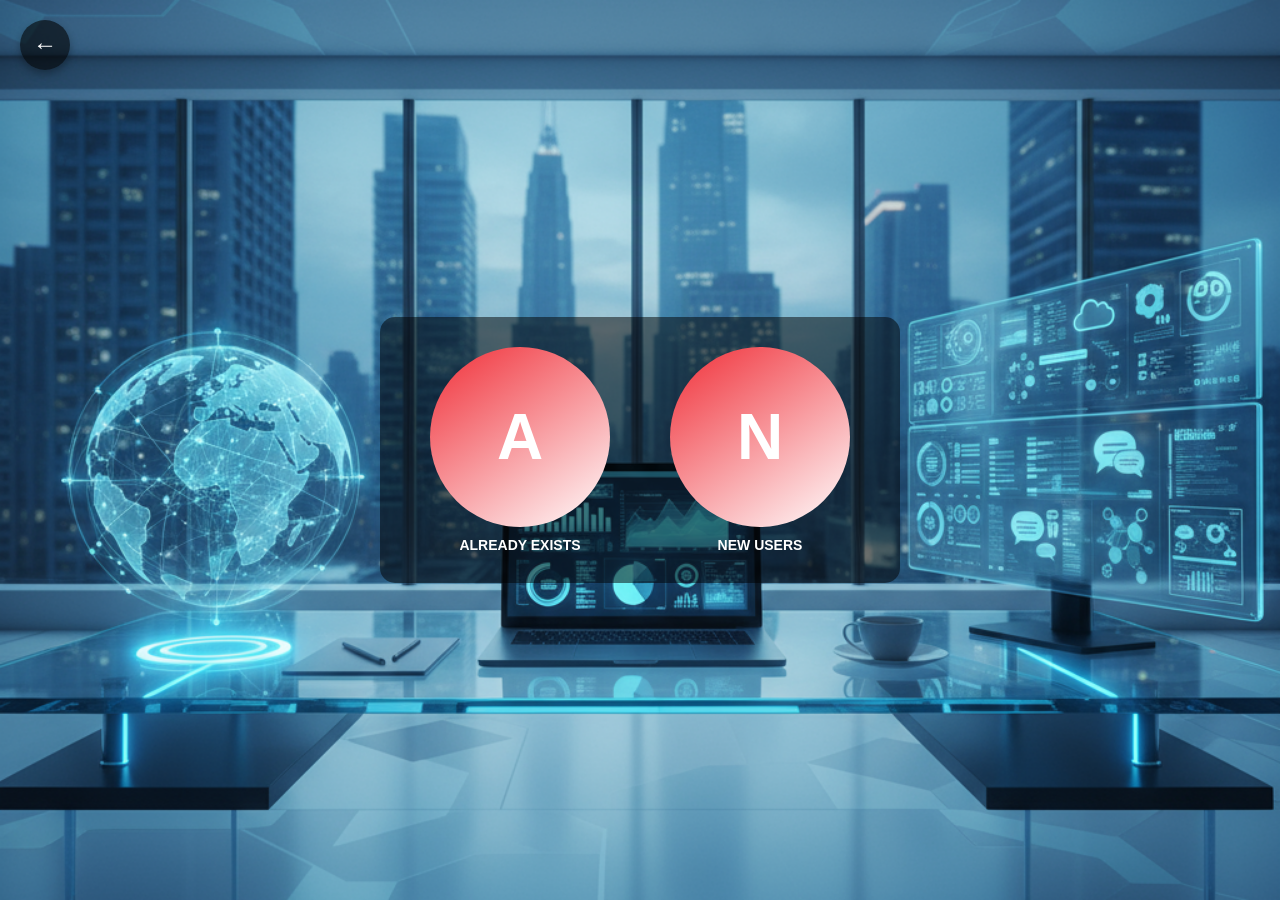
<file: skillgap project/skill gap tool/index1.html>
<!DOCTYPE html>
<html lang="en">
  <head>
    <meta charset="UTF-8" />
    <meta name="viewport" content="width=device-width, initial-scale=1.0" />
    <title>Circle Buttons</title>
    <style>
      body {
        margin: 0;
        padding: 0;
        background: url("./images/img5.png") no-repeat center center fixed;
        background-size: cover;
        display: flex;
        justify-content: center;
        align-items: center;
        min-height: 100vh;
        font-family: Arial, sans-serif;
        position: relative;
      }

      .back-button {
        position: absolute;
        top: 20px;
        left: 20px;
        width: 50px;
        height: 50px;
        border-radius: 50%;
        background: rgba(0, 0, 0, 0.6);
        display: flex;
        justify-content: center;
        align-items: center;
        color: white;
        font-size: 24px;
        text-decoration: none;
        border: none;
        cursor: pointer;
        transition: all 0.3s ease;
        box-shadow: 0 4px 8px rgba(0, 0, 0, 0.3);
      }

      .back-button:hover {
        background: rgba(0, 0, 0, 0.8);
        transform: scale(1.1);
        box-shadow: 0 6px 12px rgba(0, 0, 0, 0.4);
      }

      .container {
        display: flex;
        gap: 60px;
        background: rgba(0, 0, 0, 0.5);
        padding: 30px 50px;
        border-radius: 15px;
      }

      .circle-btn {
        width: 180px;
        height: 180px;
        border-radius: 50%;
        background: linear-gradient(145deg, #f02f38, #ffffff);
        display: flex;
        justify-content: center;
        align-items: center;
        font-size: 64px;
        font-weight: bold;
        color: #fff;
        border: none;
        cursor: pointer;
        transition: transform 0.3s ease, box-shadow 0.3s ease;
      }

      .circle-btn:hover {
        transform: scale(1.1);
        box-shadow: 0 8px 25px rgba(0, 0, 0, 0.4);
      }

      .label {
        text-align: center;
        margin-top: 10px;
        font-size: 14px;
        font-weight: bold;
        color: white;
      }

      .btn-wrapper {
        text-align: center;
      }
    </style>
  </head>
  <body>
    <a href="adminindex.html" class="back-button">←</a>

    <div class="container">
      <div class="btn-wrapper">
        <button class="circle-btn" onclick="window.open( 'signuplist.html');">
          A
        </button>
        <div class="label">ALREADY EXISTS</div>
      </div>
      <div class="btn-wrapper">
        <button class="circle-btn" onclick="window.open( 'newusers.html');">
          N
        </button>
        <div class="label">NEW USERS</div>
      </div>
    </div>

    <script>
      // You can replace the URLs with your actual pages
      // "ssra" and "dra" are tab/window names
    </script>
  </body>
</html>
</file>
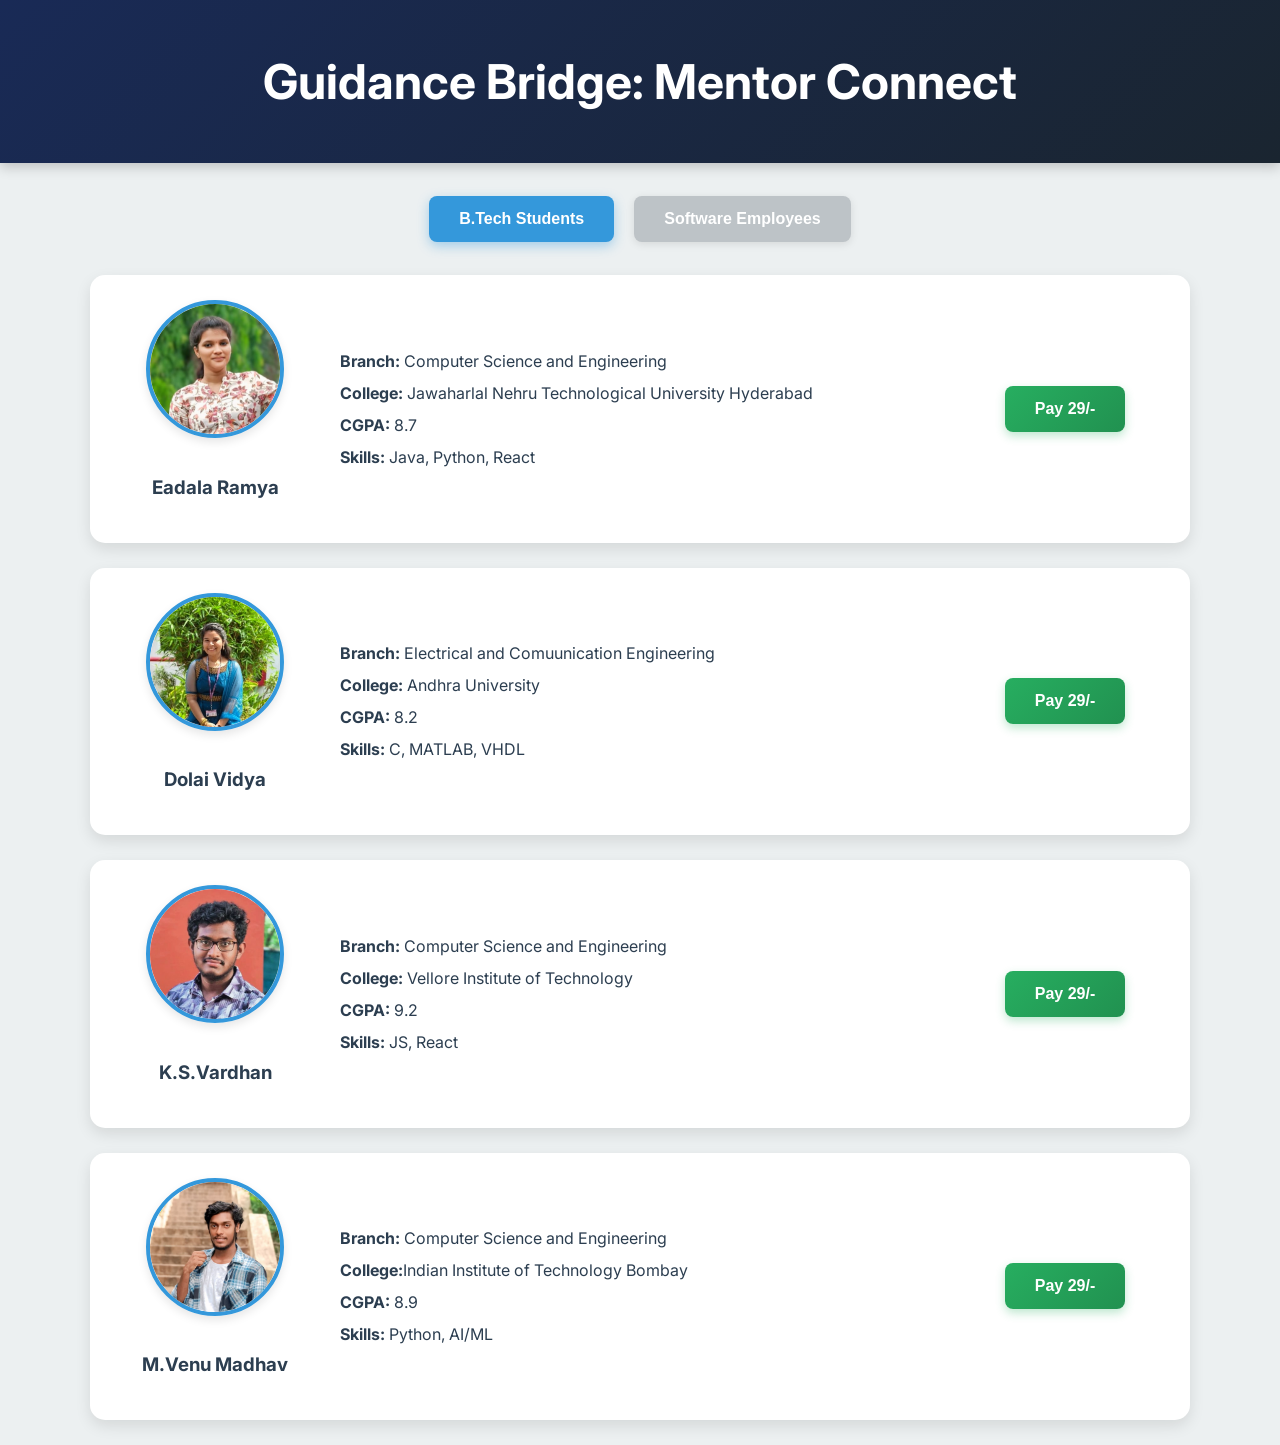
<file: skillgap project/skill gap tool/mentorlist.html>
<!DOCTYPE html>
<html lang="en">
  <head>
    <meta charset="UTF-8" />
    <meta name="viewport" content="width=device-width, initial-scale=1.0" />
    <title>Guidance Bridge - Mentor List</title>

    <link
      rel="stylesheet"
      href="https://cdnjs.cloudflare.com/ajax/libs/font-awesome/6.5.2/css/all.min.css"
    />
    <link
      href="https://fonts.googleapis.com/css2?family=Inter:wght@400;600;700;800&display=swap"
      rel="stylesheet"
    />

    <style>
      /* --- COLOR PALETTE (Based on your Light Theme) --- */
      :root {
        --bg-light: #f8f9fa;
        --primary-dark: #192a56; /* Deep Navy Blue */
        --accent-blue: #3498db; /* Standard Blue (for modals/calls) */
        --accent-green: #27ae60; /* Success/Pay Green */
        --accent-red: #e74c3c; /* Error/End Call Red */
        --text-dark: #2c3e50;
        --shadow-light: rgba(0, 0, 0, 0.15);
        --chat-bg: #f0f0f0; /* Light gray chat background */
      }

      body {
        font-family: "Inter", sans-serif;
        margin: 0;
        padding: 0;
        background: #ecf0f1; /* Light background */
        color: var(--text-dark);
      }

      header {
        background: linear-gradient(135deg, var(--primary-dark), #1a2530);
        padding: 20px;
        color: white;
        text-align: center;
        box-shadow: 0 4px 12px rgba(0, 0, 0, 0.2);
        font-size: 1.5rem;
        font-weight: 700;
      }

      /* --- Tab Styles (B.Tech / Employee) --- */
      .tabs {
        margin: 25px;
        text-align: center;
      }
      .tabs button {
        padding: 14px 30px;
        margin: 8px;
        border: none;
        border-radius: 8px;
        cursor: pointer;
        font-size: 16px;
        font-weight: 600;
        background: #bdc3c7;
        color: white;
        transition: all 0.3s;
        box-shadow: 0 2px 8px rgba(0, 0, 0, 0.1);
      }
      .tabs button:hover {
        transform: translateY(-2px);
        box-shadow: 0 4px 12px rgba(0, 0, 0, 0.15);
      }
      .tabs button.active {
        background: var(--accent-blue);
        box-shadow: 0 4px 12px rgba(52, 152, 219, 0.4);
      }

      /* --- Mentor Card Styles --- */
      .details {
        margin: 25px auto;
        width: 90%;
        max-width: 1100px;
      }
      .card {
        display: flex;
        align-items: center;
        justify-content: space-between;
        background: white;
        border-radius: 15px;
        padding: 25px;
        margin: 25px 0;
        box-shadow: 0 6px 15px rgba(0, 0, 0, 0.1);
        transition: all 0.3s;
        flex-wrap: wrap;
      }
      .card:hover {
        transform: translateY(-5px);
        box-shadow: 0 10px 25px rgba(0, 0, 0, 0.15);
      }
      .blur {
        filter: blur(4px);
        opacity: 0.6;
      }
      .profile {
        text-align: center;
        flex: 1;
        min-width: 130px;
      }
      .profile img {
        width: 130px;
        height: 130px;
        border-radius: 50%;
        margin-bottom: 15px;
        border: 4px solid var(--accent-blue);
        box-shadow: 0 4px 10px rgba(0, 0, 0, 0.1);
        object-fit: cover;
      }
      .info {
        flex: 3;
        padding: 0 25px;
        text-align: left;
        min-width: 250px;
      }
      .info p {
        margin: 8px 0;
        font-size: 16px;
        line-height: 1.5;
      }
      .pay-section {
        flex: 1;
        text-align: center;
        min-width: 130px;
      }
      .pay-btn {
        padding: 14px 30px;
        background: linear-gradient(135deg, var(--accent-green), #219150);
        color: white;
        border: none;
        border-radius: 8px;
        cursor: pointer;
        font-size: 16px;
        font-weight: 600;
        transition: all 0.3s;
        box-shadow: 0 4px 10px rgba(39, 174, 96, 0.3);
      }
      .pay-btn:hover {
        transform: translateY(-2px);
        box-shadow: 0 6px 15px rgba(39, 174, 96, 0.4);
      }

      /* --- Modals (QR, Confirmation, Success) --- */
      .modal {
        display: none;
        position: fixed;
        top: 0;
        left: 0;
        width: 100%;
        height: 100%;
        background: rgba(0, 0, 0, 0.7);
        justify-content: center;
        align-items: center;
        z-index: 1000;
      }
      .modal-content {
        background: white;
        padding: 30px;
        border-radius: 15px;
        text-align: center;
        width: 350px;
        box-shadow: 0 10px 30px rgba(0, 0, 0, 0.2);
        position: relative;
      }
      .modal-content img {
        width: 250px;
        height: 250px;
        border: 2px solid #eee;
        border-radius: 8px;
        cursor: pointer;
      }
      .modal-content h2 {
        color: var(--primary-dark);
        margin-bottom: 20px;
      }
      .modal-content p {
        font-size: 18px;
        margin: 15px 0;
        color: #34495e;
      }
      .modal-close {
        position: absolute;
        top: 10px;
        right: 12px;
        background: transparent;
        border: none;
        font-size: 22px;
        cursor: pointer;
        color: #666;
      }
      .confirmation-buttons {
        display: flex;
        justify-content: center;
        gap: 15px;
        margin-top: 20px;
      }
      .confirmation-buttons button {
        padding: 12px 25px;
        border: none;
        border-radius: 8px;
        cursor: pointer;
        font-size: 16px;
        font-weight: 600;
        transition: all 0.3s;
      }
      .confirmation-buttons .yes-btn {
        background: var(--accent-green);
        color: white;
      }
      .confirmation-buttons .no-btn {
        background: var(--accent-red);
        color: white;
      }
      .transaction-input {
        width: 100%;
        padding: 10px;
        margin: 15px 0;
        box-sizing: border-box;
        border: 1px solid #ccc;
        border-radius: 5px;
      }

      /* Success & Confirmation Message */
      .success-msg,
      .confirmation-msg {
        display: none;
        position: fixed;
        top: 50%;
        left: 50%;
        transform: translate(-50%, -50%);
        background: white;
        padding: 40px;
        border-radius: 15px;
        text-align: center;
        box-shadow: 0 10px 30px rgba(0, 0, 0, 0.2);
        z-index: 1001;
        max-width: 450px;
        width: 80%;
      }
      .success-msg h2,
      .confirmation-msg h2 {
        color: var(--accent-green);
        margin-bottom: 20px;
        font-size: 28px;
      }
      .success-msg .icon,
      .confirmation-msg .icon {
        font-size: 50px;
        margin-bottom: 20px;
      }
      .confirmation-msg button {
        background: var(--accent-blue);
        color: white;
        padding: 12px 25px;
        border-radius: 8px;
        border: none;
        cursor: pointer;
        font-weight: 600;
      }

      /* --- Updated Chatbox --- */
      .chatbox {
        display: none;
        flex-direction: column;
        background: #fff;
        border-radius: 15px;
        box-shadow: 0 10px 30px rgba(0, 0, 0, 0.2);
        width: 400px;
        height: 500px;
        position: fixed;
        bottom: 20px;
        right: 20px;
        overflow: hidden;
        z-index: 999;
      }
      .chat-header {
        background: linear-gradient(135deg, var(--accent-green), #128c7e);
        color: white;
        padding: 15px 20px;
        font-weight: bold;
        display: flex;
        justify-content: space-between;
        align-items: center;
        font-size: 18px;
      }
      .chat-header .chat-title {
        flex: 1;
      }
      .chat-header .chat-buttons {
        display: flex;
        gap: 10px;
      }
      .chat-header button {
        padding: 8px 15px;
        border-radius: 8px;
        border: none;
        cursor: pointer;
        font-weight: 600;
        white-space: nowrap;
      }
      .chat-header .call-btn {
        background: var(--accent-blue);
        color: white;
      }
      .chat-header .close-btn {
        background: var(--accent-red);
        color: white;
      }
      .chat-messages {
        flex-grow: 1;
        padding: 20px;
        overflow-y: auto;
        background: var(--chat-bg);
      }
      .chat-input {
        display: flex;
        padding: 15px;
        background: #fff;
        border-top: 1px solid #ddd;
      }
      .chat-input input {
        flex: 1;
        padding: 12px;
        border: 1px solid #ddd;
        border-radius: 25px;
        outline: none;
      }
      .chat-input button {
        background: var(--accent-green);
        color: white;
        border: none;
        border-radius: 50%;
        margin-left: 10px;
        width: 45px;
        height: 45px;
        cursor: pointer;
      }
      .message {
        padding: 10px 15px;
        border-radius: 18px;
        max-width: 80%;
        margin-bottom: 10px;
      }
      .user-message {
        background: #dcf8c6;
        margin-left: auto;
      }
      .mentor-message {
        background: #ffffff;
        margin-right: auto;
        border: 1px solid #e0e0e0;
      }

      /* --- Call Interface --- */
      .call-interface {
        display: none;
        position: fixed;
        top: 50%;
        left: 50%;
        transform: translate(-50%, -50%);
        background: white;
        padding: 30px;
        border-radius: 15px;
        text-align: center;
        box-shadow: 0 10px 30px rgba(0, 0, 0, 0.3);
        z-index: 1002;
      }
      .call-icon {
        font-size: 60px;
        color: var(--accent-blue);
        animation: pulse 1.5s infinite;
        margin: 20px 0;
      }
      @keyframes pulse {
        0% {
          transform: scale(1);
        }
        50% {
          transform: scale(1.1);
        }
        100% {
          transform: scale(1);
        }
      }
      .call-buttons {
        display: flex;
        gap: 15px;
        justify-content: center;
        margin-top: 20px;
        flex-wrap: wrap;
      }
      .call-buttons button {
        padding: 10px 20px;
        border: none;
        border-radius: 8px;
        cursor: pointer;
        font-weight: 600;
      }
      .call-interface .end-call {
        background: var(--accent-red);
        color: white;
      }
      .call-interface .mute-call {
        background: #f39c12;
        color: white;
      }

      /* --- Call Limit Warning Mini Tab --- */
      .call-limit-warning {
        display: none;
        position: fixed;
        top: 20px;
        right: 20px;
        background: var(--accent-red);
        color: white;
        padding: 15px 20px;
        border-radius: 8px;
        box-shadow: 0 4px 15px rgba(0, 0, 0, 0.2);
        z-index: 1003;
        max-width: 300px;
        animation: slideIn 0.3s ease-out;
      }
      @keyframes slideIn {
        from {
          transform: translateX(100px);
          opacity: 0;
        }
        to {
          transform: translateX(0);
          opacity: 1;
        }
      }
      .call-limit-warning h3 {
        margin: 0 0 8px 0;
        font-size: 16px;
      }
      .call-limit-warning p {
        margin: 0;
        font-size: 14px;
      }
      .call-limit-warning button {
        background: rgba(255, 255, 255, 0.2);
        color: white;
        border: 1px solid rgba(255, 255, 255, 0.5);
        border-radius: 5px;
        padding: 5px 10px;
        margin-top: 10px;
        cursor: pointer;
      }

      /* --- Responsive Design --- */
      @media (max-width: 768px) {
        .card {
          flex-direction: column;
          text-align: center;
        }
        .info {
          padding: 20px 0;
        }
        .pay-section {
          margin-top: 15px;
        }
        .tabs button {
          width: 80%;
          margin: 8px 0;
        }
        .chatbox {
          width: 90%;
          right: 5%;
          bottom: 10px;
        }
        .chat-header {
          flex-direction: column;
          gap: 10px;
        }
        .call-limit-warning {
          left: 20px;
          right: 20px;
          max-width: none;
        }
      }
    </style>
  </head>
  <body>
    <header><h1>Guidance Bridge: Mentor Connect</h1></header>
    <div class="tabs">
      <button id="btechBtn" onclick="showDetails('btech')">
        B.Tech Students
      </button>
      <button id="empBtn" onclick="showDetails('emp')">
        Software Employees
      </button>
    </div>

    <div id="btech" class="details">
      <div class="card" id="Eadala Ramya">
        <div class="profile">
          <img src="./images/ram1.jpg" alt="mentor pic" />
          <h3>Eadala Ramya</h3>
        </div>
        <div class="info">
          <p><b>Branch:</b> Computer Science and Engineering</p>
          <p>
            <b>College:</b> Jawaharlal Nehru Technological University Hyderabad
          </p>
          <p><b>CGPA:</b> 8.7</p>
          <p><b>Skills:</b> Java, Python, React</p>
        </div>
        <div class="pay-section">
          <button class="pay-btn" onclick="openQR('Eadala Ramya')">
            Pay 29/-
          </button>
        </div>
      </div>
      <div class="card" id="Dolai Vidya">
        <div class="profile">
          <img src="./images/vid.jpg" alt="" />
          <h3>Dolai Vidya</h3>
        </div>
        <div class="info">
          <p><b>Branch:</b> Electrical and Comuunication Engineering</p>
          <p><b>College:</b> Andhra University</p>
          <p><b>CGPA:</b> 8.2</p>
          <p><b>Skills:</b> C, MATLAB, VHDL</p>
        </div>
        <div class="pay-section">
          <button class="pay-btn" onclick="openQR('Dolai Vidya')">
            Pay 29/-
          </button>
        </div>
      </div>
      <div class="card" id="K.S.Vardhan">
        <div class="profile">
          <img src="./images/ksv.jpg" alt="" />
          <h3>K.S.Vardhan</h3>
        </div>
        <div class="info">
          <p><b>Branch:</b> Computer Science and Engineering</p>
          <p><b>College:</b> Vellore Institute of Technology</p>
          <p><b>CGPA:</b> 9.2</p>
          <p><b>Skills:</b> JS, React</p>
        </div>
        <div class="pay-section">
          <button class="pay-btn" onclick="openQR('K.S.Vardhan')">
            Pay 29/-
          </button>
        </div>
      </div>
      <div class="card" id="R.Sana">
        <div class="profile">
          <img src="./images/mvm.jpg" alt="" />
          <h3>M.Venu Madhav</h3>
        </div>
        <div class="info">
          <p><b>Branch:</b> Computer Science and Engineering</p>
          <p><b>College:</b>Indian Institute of Technology Bombay</p>
          <p><b>CGPA:</b> 8.9</p>
          <p><b>Skills:</b> Python, AI/ML</p>
        </div>
        <div class="pay-section">
          <button class="pay-btn" onclick="openQR('R.Sana')">Pay 29/-</button>
        </div>
      </div>
    </div>

    <div id="emp" class="details">
      <div class="card" id="Rahul Sharma">
        <div class="profile">
          <img src="./images/srinu.png" alt="" />
          <h3>Dr.G.Srinivas</h3>
        </div>
        <div class="info">
          <p><b>Role:</b> Software Engineer</p>
          <p><b>Company:</b> Infosys</p>
          <p><b>Experience:</b> 2 Years</p>
          <p><b>Package:</b> 6 LPA</p>
        </div>
        <div class="pay-section">
          <button class="pay-btn" onclick="openQR('G.Srinivas')">
            Pay 59/-
          </button>
        </div>
      </div>
      <div class="card" id="Arjun Reddy">
        <div class="profile">
          <img src="./images/usha.png" alt="" />
          <h3>Dr.V.Usha Bala</h3>
        </div>
        <div class="info">
          <p><b>Role:</b> DevOps Engineer</p>
          <p><b>Company:</b> TCS</p>
          <p><b>Experience:</b> 3 Years</p>
          <p><b>Package:</b> 7 LPA</p>
        </div>
        <div class="pay-section">
          <button class="pay-btn" onclick="openQR('V.Usha Bala')">
            Pay 59/-
          </button>
        </div>
      </div>
      <div class="card" id="Priya Metta">
        <div class="profile">
          <img src="./images/bhavani.png" alt="" />
          <h3>Ms.S.A.Bhavani</h3>
        </div>
        <div class="info">
          <p><b>Role:</b> QA Engineer</p>
          <p><b>Company:</b> Cognizant</p>
          <p><b>Experience:</b> 2 Years</p>
          <p><b>Package:</b> 5 LPA</p>
        </div>
        <div class="pay-section">
          <button class="pay-btn" onclick="openQR('S.A.Bhavani')">
            Pay 59/-
          </button>
        </div>
      </div>
      <div class="card" id="Karthik Nair">
        <div class="profile">
          <img src="./images/bosu.png" alt="" />
          <h3>Mr.S.Bosu Babu</h3>
        </div>
        <div class="info">
          <p><b>Role:</b> Backend Developer</p>
          <p><b>Company:</b> Infosys</p>
          <p><b>Experience:</b> 4 Years</p>
          <p><b>Package:</b> 7 LPA</p>
        </div>
        <div class="pay-section">
          <button class="pay-btn" onclick="openQR('S.Bosu Babu')">
            Pay 59/-
          </button>
        </div>
      </div>
    </div>

    <div id="qrModal" class="modal">
      <div class="modal-content">
        <button class="modal-close" onclick="closeQR()">✕</button>
        <h2>Payment QR</h2>
        <img id="qrImage" src="./images/myqr.jpg" alt="Payment QR Code" />
        <p id="qrName"></p>
        <p style="font-size: 13px; color: #7f8c8d; margin-top: 8px">
          (Scan with your payment app. Then enter the transaction ID below.)
        </p>
        <input
          type="text"
          id="transactionIdInput"
          class="transaction-input"
          placeholder="Enter Transaction ID (e.g., 1234567890)"
        />
        <button class="yes-btn" onclick="confirmPayment()">
          Confirm Payment
        </button>
      </div>
    </div>

    <div id="confirmationMsg" class="confirmation-msg">
      <div class="icon">✅</div>
      <h2>Payment Confirmed!</h2>
      <p>Your payment to <span id="confirmationName"></span> was successful.</p>
      <p>You can now start chatting with your mentor.</p>
      <button onclick="openChat()">Start Chatting</button>
    </div>

    <div id="successMsg" class="success-msg">
      <div class="icon">🎉</div>
      <h2>Connection Successful!</h2>
      <p>You are now connected to <span id="mentorName"></span>!</p>
      <p>Loading chat interface... 💬</p>
    </div>

    <div id="callInterface" class="call-interface">
      <div class="call-info" id="callCounter">Calls: 0/3</div>
      <h2>Calling <span id="callName"></span>...</h2>
      <div class="call-icon">📞</div>
      <div class="call-duration" id="callDuration">Connecting...</div>
      <div class="call-buttons">
        <button class="mute-call" onclick="toggleMute()">🔇 Mute</button>
        <button class="end-call" onclick="endCall()">📞 End Call</button>
      </div>
    </div>

    <div id="callLimitWarning" class="call-limit-warning">
      <h3>Call Limit Reached</h3>
      <p>
        You have used all your available credits for calls with this mentor.
      </p>
      <p>Please purchase more credits to continue.</p>
      <button onclick="closeCallLimitWarning()">OK</button>
    </div>

    <div id="chatbox" class="chatbox">
      <div class="chat-header">
        <div class="chat-title">
          Chat with <span id="chatMentorName"></span>
        </div>
        <div class="chat-buttons">
          <button class="call-btn" id="callBtn" onclick="startCall()">
            📞 Call (0/3)
          </button>
          <button class="close-btn" onclick="closeChat()">❌ Close</button>
        </div>
      </div>
      <div class="chat-messages" id="chatMessages"></div>
      <div class="chat-input">
        <input
          type="text"
          id="msgInput"
          placeholder="Type a message..."
          onkeypress="handleKeyPress(event)"
        />
        <button onclick="sendMessage()">➤</button>
      </div>
    </div>

    <script>
      let currentMentor = "";
      let isMuted = false;
      let callTimer = null;
      let callDuration = 0;
      let callStartTime = null;
      const MAX_CALLS = 1;
      let mentorCallData = {}; // Stores per-mentor call counters

      const allMentorNames = [
        "Eadala Ramya",
        "Dolai Vidya",
        "K.S.Vardhan",
        "M.Venu Madhav",
        "G.Srinivas",
        "V.Usha Bala",
        "S.A.Bhavani",
        "S.Bosu Babu",
      ];

      function initializeCallData() {
        allMentorNames.forEach((mentor) => {
          mentorCallData[mentor] = { callCount: 0, totalDuration: 0 };
        });
      }

      /* --- Tab Switching Logic --- */
      function showDetails(type) {
        document.getElementById("btech").style.display = "none";
        document.getElementById("emp").style.display = "none";
        document.getElementById("btechBtn").classList.remove("active");
        document.getElementById("empBtn").classList.remove("active");
        document.getElementById(type).style.display = "block";
        document.getElementById(type + "Btn").classList.add("active");
      }

      /* --- Payment/Modal Logic --- */
      function openQR(name) {
        currentMentor = name;

        if (
          mentorCallData[currentMentor] &&
          mentorCallData[currentMentor].callCount >= MAX_CALLS
        ) {
          mentorCallData[currentMentor].callCount = 0;
          updateCallButton();
          alert(
            `Your call count for ${currentMentor} has been reset to 0/${MAX_CALLS}. Please proceed with payment.`
          );
        }

        document.getElementById("qrName").innerText = "Paying to " + name;

        // Note: The QR code image is static. In a real app, this would be dynamic.
        // It's not displaying because the file path is incorrect. Let's assume it's at `./images/myqr.jpeg`.
        document.getElementById("qrImage").src = "./images/myqr.jpg";

        document.getElementById("qrModal").style.display = "flex";
      }

      function closeQR() {
        document.getElementById("qrModal").style.display = "none";
      }

      function confirmPayment() {
        const transactionId =
          document.getElementById("transactionIdInput").value;
        if (transactionId.trim() === "") {
          alert("Please enter a transaction ID to confirm payment.");
          return;
        }

        // Simulate a successful payment and show the confirmation message
        document.getElementById("qrModal").style.display = "none";
        document.getElementById("confirmationName").innerText = currentMentor;
        document.getElementById("confirmationMsg").style.display = "block";
      }

      /* --- Chat Initialization --- */
      function openChat() {
        document.getElementById("confirmationMsg").style.display = "none";
        document.getElementById("mentorName").innerText = currentMentor;
        document.getElementById("successMsg").style.display = "block";

        document
          .querySelectorAll(".card")
          .forEach((card) => card.classList.remove("blur"));
        document.querySelectorAll(".card").forEach((card) => {
          if (card.id !== currentMentor) {
            card.classList.add("blur");
          }
        });

        setTimeout(() => {
          document.getElementById("successMsg").style.display = "none";
          document.getElementById("chatbox").style.display = "flex";
          document.getElementById("chatMentorName").innerText = currentMentor;
          updateCallButton();
          addMessage("System", "Say Hello to " + currentMentor, false);
        }, 1500);
      }

      function closeChat() {
        document.getElementById("chatbox").style.display = "none";
        document
          .querySelectorAll(".card")
          .forEach((card) => card.classList.remove("blur"));
        document.getElementById("chatMessages").innerHTML = "";
      }

      /* --- Chat Messaging Logic --- */
      function sendMessage() {
        let input = document.getElementById("msgInput");
        let msg = input.value.trim();
        if (msg) {
          addMessage("You", msg, true);
          input.value = "";
        }
      }

      function addMessage(sender, content, isUser) {
        const chat = document.getElementById("chatMessages");
        const messageDiv = document.createElement("div");
        messageDiv.className = `message ${
          isUser ? "user-message" : "mentor-message"
        }`;
        const contentP = document.createElement("p");
        contentP.textContent = content;
        messageDiv.appendChild(contentP);
        chat.appendChild(messageDiv);
        chat.scrollTop = chat.scrollHeight;
      }

      function handleKeyPress(event) {
        if (event.key === "Enter") {
          sendMessage();
        }
      }

      /* --- Call Logic (Credit System) --- */
      function updateCallButton() {
        const callCount =
          mentorCallData[currentMentor] &&
          mentorCallData[currentMentor].callCount
            ? mentorCallData[currentMentor].callCount
            : 0;
        document.getElementById(
          "callBtn"
        ).innerHTML = `📞 Call (${callCount}/${MAX_CALLS})`;
      }

      function startCall() {
        if (!mentorCallData[currentMentor]) {
          mentorCallData[currentMentor] = { callCount: 0, totalDuration: 0 };
        }

        if (mentorCallData[currentMentor].callCount >= MAX_CALLS) {
          document.getElementById("callLimitWarning").style.display = "block";
          return;
        }

        document.getElementById("callName").innerText = currentMentor;
        document.getElementById("callInterface").style.display = "block";
        document.getElementById("chatbox").style.filter = "blur(4px)";
        updateCallCounter();

        callStartTime = new Date();
        callTimer = setInterval(updateCallDuration, 1000);
      }

      function updateCallCounter() {
        const callCount = mentorCallData[currentMentor].callCount;
        document.getElementById(
          "callCounter"
        ).textContent = `Calls: ${callCount}/${MAX_CALLS}`;
      }

      function updateCallDuration() {
        const now = new Date();
        callDuration = Math.floor((now - callStartTime) / 1000);
        const minutes = Math.floor(callDuration / 60);
        const seconds = callDuration % 60;
        document.getElementById("callDuration").textContent = `${minutes
          .toString()
          .padStart(2, "0")}:${seconds.toString().padStart(2, "0")}`;
      }

      function endCall() {
        clearInterval(callTimer);
        document.getElementById("callInterface").style.display = "none";
        document.getElementById("chatbox").style.filter = "none";

        mentorCallData[currentMentor].callCount++;

        const minutes = Math.floor(callDuration / 60);
        const seconds = callDuration % 60;
        addMessage(
          "System",
          `Call ended. Duration: ${minutes
            .toString()
            .padStart(2, "0")}:${seconds.toString().padStart(2, "0")}.`,
          false
        );

        callDuration = 0;
        document.getElementById("callDuration").textContent = "00:00";
        updateCallButton();

        document
          .querySelectorAll(".card")
          .forEach((card) => card.classList.remove("blur"));
      }

      function toggleMute() {
        isMuted = !isMuted;
        const muteButton = document.querySelector(".mute-call");
        muteButton.innerHTML = isMuted ? "🔊 Unmute" : "🔇 Mute";
        muteButton.style.background = isMuted ? "#3498db" : "#f39c12";
      }

      function closeCallLimitWarning() {
        document.getElementById("callLimitWarning").style.display = "none";
      }

      /* --- Initialization --- */
      window.onload = function () {
        initializeCallData();
        showDetails("btech");
      };
    </script>
  </body>
</html>
</file>
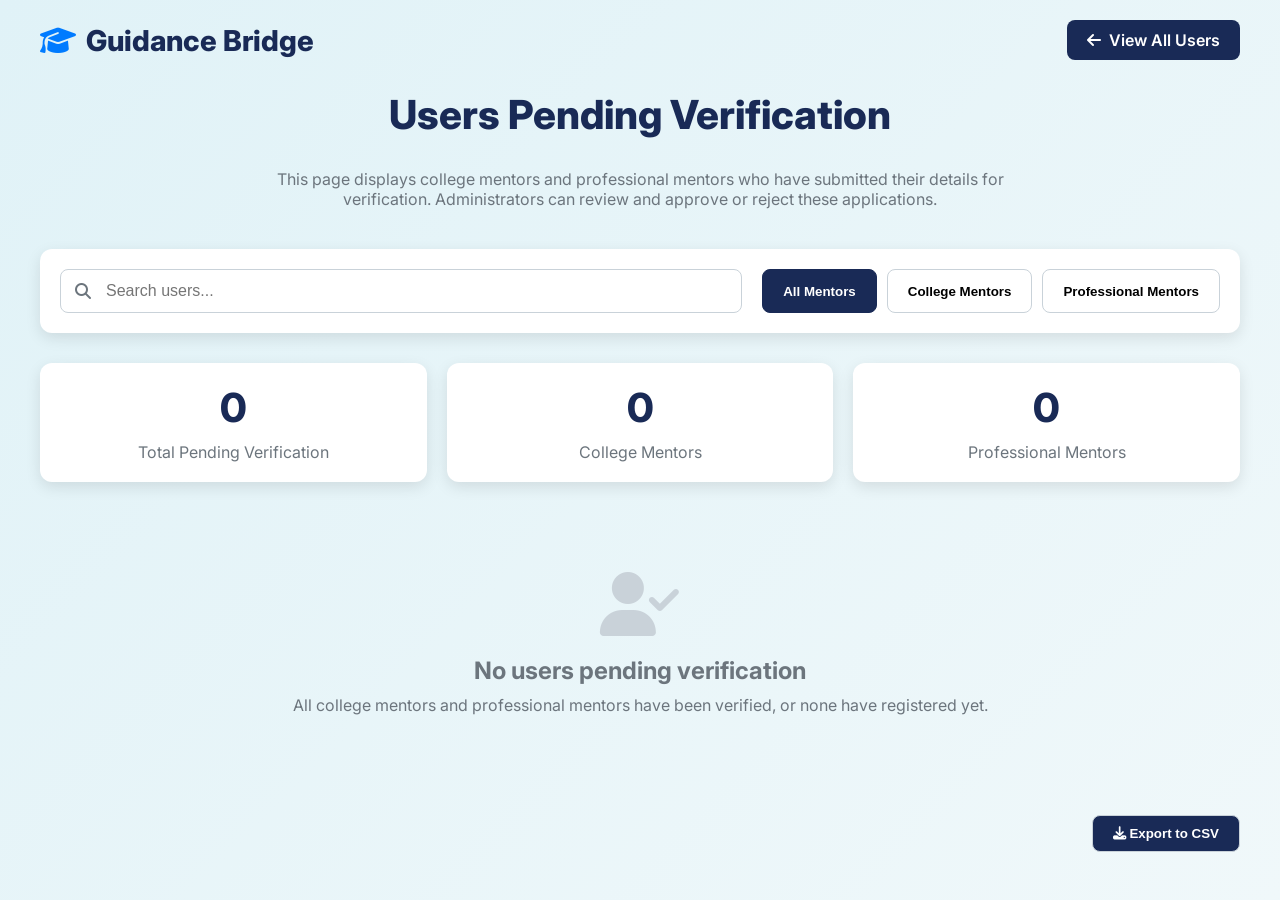
<file: skillgap project/skill gap tool/newusers.html>
<!DOCTYPE html>
<html lang="en">
  <head>
    <meta charset="UTF-8" />
    <meta name="viewport" content="width=device-width, initial-scale=1.0" />
    <title>Users Pending Verification - Guidance Bridge</title>
    <link
      rel="stylesheet"
      href="https://cdnjs.cloudflare.com/ajax/libs/font-awesome/6.5.2/css/all.min.css"
    />
    <link
      href="https://fonts.googleapis.com/css2?family=Inter:wght@400;600;700;800&display=swap"
      rel="stylesheet"
    />
    <style>
      :root {
        --bg-light: #f8f9fa;
        --primary-dark: #192a56;
        --accent-blue: #007bff;
        --accent-yellow: #ffc107;
        --text-dark: #212529;
        --shadow-light: rgba(0, 0, 0, 0.15);
        --gradient-start: #e0f2f7;
        --gradient-end: #f0f8fa;
        --success-light: #d4edda;
        --success-dark: #155724;
        --warning-light: #fff3cd;
        --warning-dark: #856404;
        --danger-light: #f8d7da;
        --danger-dark: #721c24;
      }

      * {
        box-sizing: border-box;
        margin: 0;
        padding: 0;
      }

      body {
        font-family: "Inter", sans-serif;
        color: var(--text-dark);
        background: linear-gradient(
          135deg,
          var(--gradient-start) 0%,
          var(--gradient-end) 100%
        );
        background-attachment: fixed;
        min-height: 100vh;
        padding: 20px;
      }

      .container {
        max-width: 1200px;
        margin: 0 auto;
      }

      header {
        display: flex;
        justify-content: space-between;
        align-items: center;
        margin-bottom: 30px;
        flex-wrap: wrap;
        gap: 20px;
      }

      .logo {
        display: flex;
        align-items: center;
        font-weight: 800;
        font-size: 1.8rem;
        color: var(--primary-dark);
        text-decoration: none;
      }

      .logo i {
        margin-right: 10px;
        color: var(--accent-blue);
      }

      .back-btn {
        display: inline-flex;
        align-items: center;
        padding: 10px 20px;
        background: var(--primary-dark);
        color: white;
        text-decoration: none;
        border-radius: 8px;
        font-weight: 600;
        transition: all 0.3s ease;
      }

      .back-btn:hover {
        background: #2c447a;
        transform: translateY(-2px);
        box-shadow: 0 5px 15px rgba(25, 42, 86, 0.3);
      }

      .back-btn i {
        margin-right: 8px;
      }

      h1 {
        text-align: center;
        margin: 30px 0;
        color: var(--primary-dark);
        font-weight: 800;
        font-size: 2.5rem;
      }

      .description {
        text-align: center;
        margin-bottom: 40px;
        color: #6c757d;
        max-width: 800px;
        margin-left: auto;
        margin-right: auto;
      }

      .controls {
        display: flex;
        justify-content: space-between;
        margin-bottom: 30px;
        flex-wrap: wrap;
        gap: 20px;
        background: white;
        padding: 20px;
        border-radius: 12px;
        box-shadow: 0 5px 15px rgba(0, 0, 0, 0.1);
      }

      .search-box {
        flex: 1;
        min-width: 250px;
        position: relative;
      }

      .search-box input {
        width: 100%;
        padding: 12px 15px 12px 45px;
        border: 1px solid #c9d2d9;
        border-radius: 8px;
        font-size: 1rem;
      }

      .search-box i {
        position: absolute;
        left: 15px;
        top: 50%;
        transform: translateY(-50%);
        color: #6c757d;
      }

      .filter-buttons {
        display: flex;
        gap: 10px;
        flex-wrap: wrap;
      }

      .filter-btn {
        padding: 10px 20px;
        background: white;
        border: 1px solid #c9d2d9;
        border-radius: 8px;
        cursor: pointer;
        font-weight: 600;
        transition: all 0.3s ease;
      }

      .filter-btn.active,
      .filter-btn:hover {
        background: var(--primary-dark);
        color: white;
        border-color: var(--primary-dark);
      }

      .stats {
        display: flex;
        justify-content: space-around;
        margin: 30px 0;
        flex-wrap: wrap;
        gap: 20px;
      }

      .stat-card {
        background: white;
        padding: 20px;
        border-radius: 12px;
        text-align: center;
        flex: 1;
        min-width: 200px;
        box-shadow: 0 5px 15px rgba(0, 0, 0, 0.1);
      }

      .stat-number {
        font-size: 2.5rem;
        font-weight: 800;
        color: var(--primary-dark);
        margin-bottom: 10px;
      }

      .stat-label {
        font-size: 1rem;
        color: #6c757d;
      }

      .user-cards {
        display: grid;
        grid-template-columns: repeat(auto-fill, minmax(350px, 1fr));
        gap: 20px;
        margin-bottom: 40px;
      }

      .user-card {
        background: white;
        border-radius: 12px;
        overflow: hidden;
        box-shadow: 0 5px 15px rgba(0, 0, 0, 0.1);
        transition: transform 0.3s ease, box-shadow 0.3s ease;
      }

      .user-card:hover {
        transform: translateY(-5px);
        box-shadow: 0 10px 25px rgba(0, 0, 0, 0.15);
      }

      .card-header {
        padding: 20px;
        background: var(--primary-dark);
        color: white;
        display: flex;
        justify-content: space-between;
        align-items: center;
      }

      .role-badge {
        display: inline-block;
        padding: 5px 12px;
        border-radius: 20px;
        font-size: 0.85rem;
        font-weight: 600;
      }

      .role-college {
        background-color: var(--warning-light);
        color: var(--warning-dark);
      }

      .role-professional {
        background-color: var(--success-light);
        color: var(--success-dark);
      }

      .card-body {
        padding: 20px;
      }

      .user-info {
        margin-bottom: 15px;
      }

      .user-info div {
        margin-bottom: 8px;
        display: flex;
      }

      .info-label {
        font-weight: 600;
        min-width: 120px;
        color: #6c757d;
      }

      .info-value {
        flex: 1;
      }

      .verification-status {
        display: inline-block;
        padding: 5px 12px;
        border-radius: 20px;
        font-size: 0.85rem;
        font-weight: 600;
        background-color: var(--warning-light);
        color: var(--warning-dark);
      }

      .verified {
        background-color: var(--success-light);
        color: var(--success-dark);
      }

      .card-footer {
        padding: 15px 20px;
        background: #f8f9fa;
        display: flex;
        justify-content: space-between;
        align-items: center;
      }

      .action-buttons {
        display: flex;
        gap: 10px;
      }

      .btn {
        padding: 8px 16px;
        border: none;
        border-radius: 6px;
        cursor: pointer;
        font-weight: 600;
        transition: all 0.3s ease;
      }

      .btn-approve {
        background: var(--success-dark);
        color: white;
      }

      .btn-approve:hover {
        background: #0f4020;
      }

      .btn-reject {
        background: var(--danger-dark);
        color: white;
      }

      .btn-reject:hover {
        background: #56181f;
      }

      .timestamp {
        font-size: 0.85rem;
        color: #6c757d;
      }

      .no-users {
        text-align: center;
        padding: 60px 20px;
        color: #6c757d;
        grid-column: 1 / -1;
      }

      .no-users i {
        font-size: 4rem;
        margin-bottom: 20px;
        color: #c9d2d9;
      }

      .no-users h3 {
        margin-bottom: 10px;
        font-size: 1.5rem;
      }

      .actions {
        display: flex;
        justify-content: flex-end;
        gap: 10px;
        margin-top: 20px;
      }

      .action-btn {
        padding: 10px 20px;
        background: white;
        border: 1px solid #c9d2d9;
        border-radius: 8px;
        cursor: pointer;
        font-weight: 600;
        transition: all 0.3s ease;
      }

      .action-btn.export {
        background: var(--primary-dark);
        color: white;
      }

      .action-btn.export:hover {
        background: #2c447a;
      }

      .action-btn.clear {
        background: #dc3545;
        color: white;
        border-color: #dc3545;
      }

      .action-btn.clear:hover {
        background: #c82333;
      }

      @media (max-width: 768px) {
        header {
          flex-direction: column;
          align-items: flex-start;
        }

        .controls {
          flex-direction: column;
        }

        .filter-buttons {
          width: 100%;
        }

        .filter-btn {
          flex: 1;
          text-align: center;
        }

        .user-cards {
          grid-template-columns: 1fr;
        }

        .action-buttons {
          flex-direction: column;
          width: 100%;
        }

        .btn {
          width: 100%;
        }
      }
    </style>
  </head>
  <body>
    <div class="container">
      <header>
        <a href="index.html" class="logo">
          <i class="fas fa-graduation-cap"></i> Guidance Bridge
        </a>
        <a href="signuplist.html" class="back-btn">
          <i class="fas fa-arrow-left"></i> View All Users
        </a>
      </header>

      <h1>Users Pending Verification</h1>

      <p class="description">
        This page displays college mentors and professional mentors who have
        submitted their details for verification. Administrators can review and
        approve or reject these applications.
      </p>

      <div class="controls">
        <div class="search-box">
          <i class="fas fa-search"></i>
          <input type="text" id="searchInput" placeholder="Search users..." />
        </div>
        <div class="filter-buttons">
          <button class="filter-btn active" data-filter="all">
            All Mentors
          </button>
          <button class="filter-btn" data-filter="College Mentor">
            College Mentors
          </button>
          <button class="filter-btn" data-filter="Professional Mentor">
            Professional Mentors
          </button>
        </div>
      </div>

      <div class="stats">
        <div class="stat-card">
          <div class="stat-number" id="totalUsers">0</div>
          <div class="stat-label">Total Pending Verification</div>
        </div>
        <div class="stat-card">
          <div class="stat-number" id="collegeMentorCount">0</div>
          <div class="stat-label">College Mentors</div>
        </div>
        <div class="stat-card">
          <div class="stat-number" id="professionalMentorCount">0</div>
          <div class="stat-label">Professional Mentors</div>
        </div>
      </div>

      <div class="user-cards" id="usersContainer">
        <!-- User cards will be populated here -->
      </div>

      <div class="actions">
        <button class="action-btn export" onclick="exportToCSV()">
          <i class="fas fa-download"></i> Export to CSV
        </button>
      </div>
    </div>

    <script>
      document.addEventListener("DOMContentLoaded", function () {
        // Load users from localStorage
        loadUsers();

        // Set up search functionality
        document
          .getElementById("searchInput")
          .addEventListener("input", filterUsers);

        // Set up filter buttons
        document.querySelectorAll(".filter-btn").forEach((button) => {
          button.addEventListener("click", function () {
            document
              .querySelectorAll(".filter-btn")
              .forEach((btn) => btn.classList.remove("active"));
            this.classList.add("active");
            filterUsers();
          });
        });
      });

      let allUsers = [];
      let pendingVerificationUsers = [];

      function loadUsers() {
        const usersJSON = localStorage.getItem("guidanceBridgeUsers");
        allUsers = usersJSON ? JSON.parse(usersJSON) : [];

        // Filter only college mentors and professional mentors
        pendingVerificationUsers = allUsers.filter(
          (user) =>
            user.role === "College Mentor" ||
            user.role === "Professional Mentor"
        );

        updateStats();
        displayUsers(pendingVerificationUsers);
      }

      function updateStats() {
        document.getElementById("totalUsers").textContent =
          pendingVerificationUsers.length;
        document.getElementById("collegeMentorCount").textContent =
          pendingVerificationUsers.filter(
            (u) => u.role === "College Mentor"
          ).length;
        document.getElementById("professionalMentorCount").textContent =
          pendingVerificationUsers.filter(
            (u) => u.role === "Professional Mentor"
          ).length;
      }

      function displayUsers(users) {
        const container = document.getElementById("usersContainer");

        if (users.length === 0) {
          container.innerHTML = `
                    <div class="no-users">
                        <i class="fas fa-user-check"></i>
                        <h3>No users pending verification</h3>
                        <p>All college mentors and professional mentors have been verified, or none have registered yet.</p>
                    </div>
                `;
          return;
        }

        container.innerHTML = "";

        users.forEach((user) => {
          const card = document.createElement("div");
          card.className = "user-card";

          // Determine role badge class
          let roleClass = "";
          if (user.role === "College Mentor") roleClass = "role-college";
          else if (user.role === "Professional Mentor")
            roleClass = "role-professional";

          card.innerHTML = `
                    <div class="card-header">
                        <span class="role-badge ${roleClass}">${
            user.role
          }</span>
                        <span class="verification-status">Pending Verification</span>
                    </div>
                    <div class="card-body">
                        <div class="user-info">
                            <div>
                                <span class="info-label">Name:</span>
                                <span class="info-value">${user.name}</span>
                            </div>
                            <div>
                                <span class="info-label">Email:</span>
                                <span class="info-value">${user.email}</span>
                            </div>
                            ${
                              user.role === "College Mentor"
                                ? `
                                <div>
                                    <span class="info-label">CGPA:</span>
                                    <span class="info-value">${
                                      user.cgpa || "Not provided"
                                    }</span>
                                </div>
                            `
                                : `
                                <div>
                                    <span class="info-label">Company:</span>
                                    <span class="info-value">${
                                      user.company || "Not provided"
                                    }</span>
                                </div>
                                <div>
                                    <span class="info-label">Role & Package:</span>
                                    <span class="info-value">${
                                      user.package || "Not provided"
                                    }</span>
                                </div>
                            `
                            }
                        </div>
                    </div>
                    <div class="card-footer">
                        <div class="timestamp">Registered: ${
                          user.timestamp
                        }</div>
                        <div class="action-buttons">
                            <button class="btn btn-approve" onclick="approveUser('${
                              user.email
                            }')">Approve</button>
                            <button class="btn btn-reject" onclick="rejectUser('${
                              user.email
                            }')">Reject</button>
                        </div>
                    </div>
                `;

          container.appendChild(card);
        });
      }

      function filterUsers() {
        const searchText = document
          .getElementById("searchInput")
          .value.toLowerCase();
        const filter =
          document.querySelector(".filter-btn.active").dataset.filter;

        let filteredUsers = pendingVerificationUsers;

        // Apply role filter
        if (filter !== "all") {
          filteredUsers = filteredUsers.filter((user) => user.role === filter);
        }

        // Apply search filter
        if (searchText) {
          filteredUsers = filteredUsers.filter(
            (user) =>
              user.name.toLowerCase().includes(searchText) ||
              user.email.toLowerCase().includes(searchText) ||
              (user.cgpa && user.cgpa.toLowerCase().includes(searchText)) ||
              (user.company &&
                user.company.toLowerCase().includes(searchText)) ||
              (user.package && user.package.toLowerCase().includes(searchText))
          );
        }

        displayUsers(filteredUsers);
      }

      function approveUser(email) {
        if (confirm("Are you sure you want to approve this user?")) {
          // In a real application, you would update the user's status in your database
          // For this demo, we'll just remove them from the list
          pendingVerificationUsers = pendingVerificationUsers.filter(
            (user) => user.email !== email
          );
          updateStats();
          displayUsers(pendingVerificationUsers);

          alert("User approved successfully!");
        }
      }

      function rejectUser(email) {
        if (confirm("Are you sure you want to reject this user?")) {
          // In a real application, you would update the user's status in your database
          // For this demo, we'll just remove them from the list
          pendingVerificationUsers = pendingVerificationUsers.filter(
            (user) => user.email !== email
          );
          updateStats();
          displayUsers(pendingVerificationUsers);

          alert("User rejected successfully!");
        }
      }

      function exportToCSV() {
        if (pendingVerificationUsers.length === 0) {
          alert("No users to export");
          return;
        }

        let csvContent =
          "Role,Name,Email,CGPA,Company,Package,Registration Date\n";

        pendingVerificationUsers.forEach((user) => {
          if (user.role === "College Mentor") {
            csvContent += `"${user.role}","${user.name}","${user.email}","${
              user.cgpa || ""
            }","","","${user.timestamp}"\n`;
          } else {
            csvContent += `"${user.role}","${user.name}","${user.email}","","${
              user.company || ""
            }","${user.package || ""}","${user.timestamp}"\n`;
          }
        });

        const blob = new Blob([csvContent], {
          type: "text/csv;charset=utf-8;",
        });
        const url = URL.createObjectURL(blob);
        const link = document.createElement("a");
        link.setAttribute("href", url);
        link.setAttribute("download", "pending_verification_users.csv");
        link.style.visibility = "hidden";
        document.body.appendChild(link);
        link.click();
        document.body.removeChild(link);
      }
    </script>
  </body>
</html>
</file>
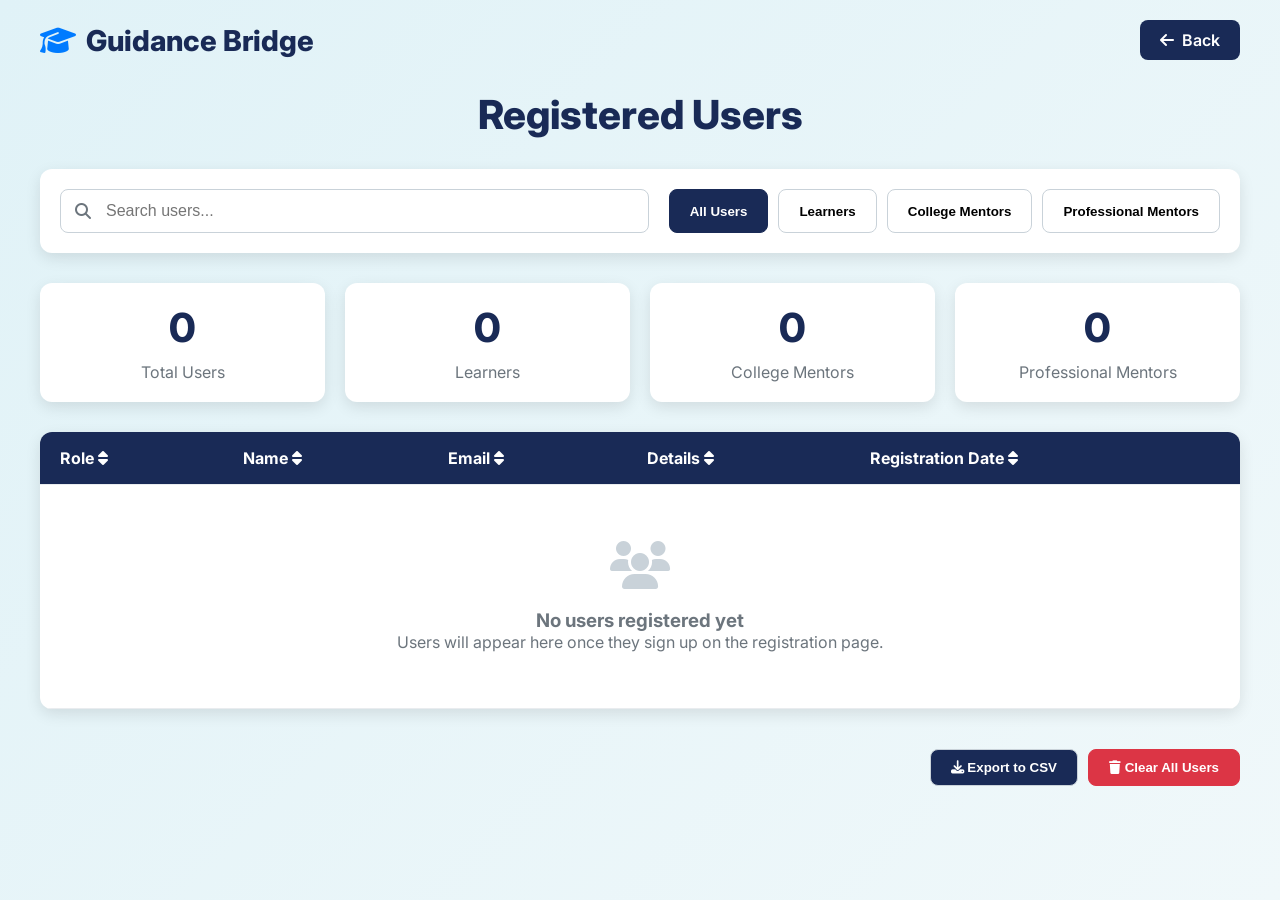
<file: skillgap project/skill gap tool/signuplist.html>
<!DOCTYPE html>
<html lang="en">
  <head>
    <meta charset="UTF-8" />
    <meta name="viewport" content="width=device-width, initial-scale=1.0" />
    <title>Registered Users - Guidance Bridge</title>
    <link
      rel="stylesheet"
      href="https://cdnjs.cloudflare.com/ajax/libs/font-awesome/6.5.2/css/all.min.css"
    />
    <link
      href="https://fonts.googleapis.com/css2?family=Inter:wght@400;600;700;800&display=swap"
      rel="stylesheet"
    />
    <style>
      :root {
        --bg-light: #f8f9fa;
        --primary-dark: #192a56;
        --accent-blue: #007bff;
        --accent-yellow: #ffc107;
        --text-dark: #212529;
        --shadow-light: rgba(0, 0, 0, 0.15);
        --gradient-start: #e0f2f7;
        --gradient-end: #f0f8fa;
        --success-light: #d4edda;
        --success-dark: #155724;
        --warning-light: #fff3cd;
        --warning-dark: #856404;
      }

      * {
        box-sizing: border-box;
        margin: 0;
        padding: 0;
      }

      body {
        font-family: "Inter", sans-serif;
        color: var(--text-dark);
        background: linear-gradient(
          135deg,
          var(--gradient-start) 0%,
          var(--gradient-end) 100%
        );
        background-attachment: fixed;
        min-height: 100vh;
        padding: 20px;
      }

      .container {
        max-width: 1200px;
        margin: 0 auto;
      }

      header {
        display: flex;
        justify-content: space-between;
        align-items: center;
        margin-bottom: 30px;
        flex-wrap: wrap;
        gap: 20px;
      }

      .logo {
        display: flex;
        align-items: center;
        font-weight: 800;
        font-size: 1.8rem;
        color: var(--primary-dark);
        text-decoration: none;
      }

      .logo i {
        margin-right: 10px;
        color: var(--accent-blue);
      }

      .back-btn {
        display: inline-flex;
        align-items: center;
        padding: 10px 20px;
        background: var(--primary-dark);
        color: white;
        text-decoration: none;
        border-radius: 8px;
        font-weight: 600;
        transition: all 0.3s ease;
      }

      .back-btn:hover {
        background: #2c447a;
        transform: translateY(-2px);
        box-shadow: 0 5px 15px rgba(25, 42, 86, 0.3);
      }

      .back-btn i {
        margin-right: 8px;
      }

      h1 {
        text-align: center;
        margin: 30px 0;
        color: var(--primary-dark);
        font-weight: 800;
        font-size: 2.5rem;
      }

      .controls {
        display: flex;
        justify-content: space-between;
        margin-bottom: 30px;
        flex-wrap: wrap;
        gap: 20px;
        background: white;
        padding: 20px;
        border-radius: 12px;
        box-shadow: 0 5px 15px rgba(0, 0, 0, 0.1);
      }

      .search-box {
        flex: 1;
        min-width: 250px;
        position: relative;
      }

      .search-box input {
        width: 100%;
        padding: 12px 15px 12px 45px;
        border: 1px solid #c9d2d9;
        border-radius: 8px;
        font-size: 1rem;
      }

      .search-box i {
        position: absolute;
        left: 15px;
        top: 50%;
        transform: translateY(-50%);
        color: #6c757d;
      }

      .filter-buttons {
        display: flex;
        gap: 10px;
        flex-wrap: wrap;
      }

      .filter-btn {
        padding: 10px 20px;
        background: white;
        border: 1px solid #c9d2d9;
        border-radius: 8px;
        cursor: pointer;
        font-weight: 600;
        transition: all 0.3s ease;
      }

      .filter-btn.active,
      .filter-btn:hover {
        background: var(--primary-dark);
        color: white;
        border-color: var(--primary-dark);
      }

      .stats {
        display: flex;
        justify-content: space-around;
        margin: 30px 0;
        flex-wrap: wrap;
        gap: 20px;
      }

      .stat-card {
        background: white;
        padding: 20px;
        border-radius: 12px;
        text-align: center;
        flex: 1;
        min-width: 200px;
        box-shadow: 0 5px 15px rgba(0, 0, 0, 0.1);
      }

      .stat-number {
        font-size: 2.5rem;
        font-weight: 800;
        color: var(--primary-dark);
        margin-bottom: 10px;
      }

      .stat-label {
        font-size: 1rem;
        color: #6c757d;
      }

      .user-table-container {
        background: white;
        border-radius: 12px;
        overflow: hidden;
        box-shadow: 0 5px 15px rgba(0, 0, 0, 0.1);
        margin-bottom: 40px;
        overflow-x: auto;
      }

      table {
        width: 100%;
        border-collapse: collapse;
      }

      th,
      td {
        padding: 16px 20px;
        text-align: left;
        border-bottom: 1px solid #e9ecef;
      }

      th {
        background-color: var(--primary-dark);
        color: white;
        font-weight: 700;
        cursor: pointer;
      }

      th:hover {
        background-color: #2c447a;
      }

      tr:nth-child(even) {
        background-color: #f8f9fa;
      }

      tr:hover {
        background-color: #e9ecef;
      }

      .role-badge {
        display: inline-block;
        padding: 5px 12px;
        border-radius: 20px;
        font-size: 0.85rem;
        font-weight: 600;
      }

      .role-learner {
        background-color: #e0f2f7;
        color: #007bff;
      }

      .role-college {
        background-color: #fff3cd;
        color: #856404;
      }

      .role-professional {
        background-color: #d4edda;
        color: #155724;
      }

      .no-users {
        text-align: center;
        padding: 40px;
        color: #6c757d;
      }

      .no-users i {
        font-size: 3rem;
        margin-bottom: 20px;
        color: #c9d2d9;
      }

      .actions {
        display: flex;
        justify-content: flex-end;
        gap: 10px;
        margin-top: 20px;
      }

      .action-btn {
        padding: 10px 20px;
        background: white;
        border: 1px solid #c9d2d9;
        border-radius: 8px;
        cursor: pointer;
        font-weight: 600;
        transition: all 0.3s ease;
      }

      .action-btn.export {
        background: var(--primary-dark);
        color: white;
      }

      .action-btn.export:hover {
        background: #2c447a;
      }

      .action-btn.clear {
        background: #dc3545;
        color: white;
        border-color: #dc3545;
      }

      .action-btn.clear:hover {
        background: #c82333;
      }

      @media (max-width: 768px) {
        header {
          flex-direction: column;
          align-items: flex-start;
        }

        .controls {
          flex-direction: column;
        }

        .filter-buttons {
          width: 100%;
        }

        .filter-btn {
          flex: 1;
          text-align: center;
        }

        th,
        td {
          padding: 12px 15px;
        }
      }
    </style>
  </head>
  <body>
    <div class="container">
      <header>
        <a href="index.html" class="logo">
          <i class="fas fa-graduation-cap"></i> Guidance Bridge
        </a>
        <a href="index1.html" class="back-btn">
          <i class="fas fa-arrow-left"></i> Back
        </a>
      </header>

      <h1>Registered Users</h1>

      <div class="controls">
        <div class="search-box">
          <i class="fas fa-search"></i>
          <input type="text" id="searchInput" placeholder="Search users..." />
        </div>
        <div class="filter-buttons">
          <button class="filter-btn active" data-filter="all">All Users</button>
          <button class="filter-btn" data-filter="Learner">Learners</button>
          <button class="filter-btn" data-filter="College Mentor">
            College Mentors
          </button>
          <button class="filter-btn" data-filter="Professional Mentor">
            Professional Mentors
          </button>
        </div>
      </div>

      <div class="stats">
        <div class="stat-card">
          <div class="stat-number" id="totalUsers">0</div>
          <div class="stat-label">Total Users</div>
        </div>
        <div class="stat-card">
          <div class="stat-number" id="learnerCount">0</div>
          <div class="stat-label">Learners</div>
        </div>
        <div class="stat-card">
          <div class="stat-number" id="collegeMentorCount">0</div>
          <div class="stat-label">College Mentors</div>
        </div>
        <div class="stat-card">
          <div class="stat-number" id="professionalMentorCount">0</div>
          <div class="stat-label">Professional Mentors</div>
        </div>
      </div>

      <div class="user-table-container">
        <table>
          <thead>
            <tr>
              <th data-sort="role">Role <i class="fas fa-sort"></i></th>
              <th data-sort="name">Name <i class="fas fa-sort"></i></th>
              <th data-sort="email">Email <i class="fas fa-sort"></i></th>
              <th data-sort="details">Details <i class="fas fa-sort"></i></th>
              <th data-sort="timestamp">
                Registration Date <i class="fas fa-sort"></i>
              </th>
            </tr>
          </thead>
          <tbody id="usersTableBody">
            <!-- Users will be populated here -->
          </tbody>
        </table>
      </div>

      <div class="actions">
        <button class="action-btn export" onclick="exportToCSV()">
          <i class="fas fa-download"></i> Export to CSV
        </button>
        <button class="action-btn clear" onclick="clearAllUsers()">
          <i class="fas fa-trash"></i> Clear All Users
        </button>
      </div>
    </div>

    <script>
      document.addEventListener("DOMContentLoaded", function () {
        // Load users from localStorage
        loadUsers();

        // Set up search functionality
        document
          .getElementById("searchInput")
          .addEventListener("input", filterUsers);

        // Set up filter buttons
        document.querySelectorAll(".filter-btn").forEach((button) => {
          button.addEventListener("click", function () {
            document
              .querySelectorAll(".filter-btn")
              .forEach((btn) => btn.classList.remove("active"));
            this.classList.add("active");
            filterUsers();
          });
        });

        // Set up sorting
        document.querySelectorAll("th[data-sort]").forEach((header) => {
          header.addEventListener("click", function () {
            sortTable(this.dataset.sort);
          });
        });
      });

      let allUsers = [];
      let currentSort = { column: "timestamp", direction: "desc" };

      function loadUsers() {
        const usersJSON = localStorage.getItem("guidanceBridgeUsers");
        allUsers = usersJSON ? JSON.parse(usersJSON) : [];

        updateStats();
        displayUsers(allUsers);
      }

      function updateStats() {
        document.getElementById("totalUsers").textContent = allUsers.length;
        document.getElementById("learnerCount").textContent = allUsers.filter(
          (u) => u.role === "Learner"
        ).length;
        document.getElementById("collegeMentorCount").textContent =
          allUsers.filter((u) => u.role === "College Mentor").length;
        document.getElementById("professionalMentorCount").textContent =
          allUsers.filter((u) => u.role === "Professional Mentor").length;
      }

      function displayUsers(users) {
        const tbody = document.getElementById("usersTableBody");

        if (users.length === 0) {
          tbody.innerHTML = `
                    <tr>
                        <td colspan="5">
                            <div class="no-users">
                                <i class="fas fa-users"></i>
                                <h3>No users registered yet</h3>
                                <p>Users will appear here once they sign up on the registration page.</p>
                            </div>
                        </td>
                    </tr>
                `;
          return;
        }

        tbody.innerHTML = "";

        users.forEach((user) => {
          const row = document.createElement("tr");

          // Determine role badge class
          let roleClass = "";
          if (user.role === "Learner") roleClass = "role-learner";
          else if (user.role === "College Mentor") roleClass = "role-college";
          else if (user.role === "Professional Mentor")
            roleClass = "role-professional";

          // Create details text based on role
          let details = "";
          if (user.role === "Learner") {
            details = `Interest: ${user.interest}`;
          } else if (user.role === "College Mentor") {
            details = `CGPA: ${user.cgpa}`;
          } else if (user.role === "Professional Mentor") {
            details = `${user.company} | ${user.package}`;
          }

          row.innerHTML = `
                    <td><span class="role-badge ${roleClass}">${user.role}</span></td>
                    <td>${user.name}</td>
                    <td>${user.email}</td>
                    <td>${details}</td>
                    <td>${user.timestamp}</td>
                `;

          tbody.appendChild(row);
        });
      }

      function filterUsers() {
        const searchText = document
          .getElementById("searchInput")
          .value.toLowerCase();
        const filter =
          document.querySelector(".filter-btn.active").dataset.filter;

        let filteredUsers = allUsers;

        // Apply role filter
        if (filter !== "all") {
          filteredUsers = filteredUsers.filter((user) => user.role === filter);
        }

        // Apply search filter
        if (searchText) {
          filteredUsers = filteredUsers.filter(
            (user) =>
              user.name.toLowerCase().includes(searchText) ||
              user.email.toLowerCase().includes(searchText) ||
              (user.interest &&
                user.interest.toLowerCase().includes(searchText)) ||
              (user.cgpa && user.cgpa.toLowerCase().includes(searchText)) ||
              (user.company &&
                user.company.toLowerCase().includes(searchText)) ||
              (user.package && user.package.toLowerCase().includes(searchText))
          );
        }

        // Apply current sort
        sortUsers(filteredUsers, currentSort.column, currentSort.direction);
      }

      function sortTable(column) {
        // Toggle direction if clicking the same column
        if (currentSort.column === column) {
          currentSort.direction =
            currentSort.direction === "asc" ? "desc" : "asc";
        } else {
          currentSort.column = column;
          currentSort.direction = "asc";
        }

        filterUsers();
      }

      function sortUsers(users, column, direction) {
        const sortedUsers = [...users].sort((a, b) => {
          let valueA, valueB;

          switch (column) {
            case "role":
              valueA = a.role;
              valueB = b.role;
              break;
            case "name":
              valueA = a.name;
              valueB = b.name;
              break;
            case "email":
              valueA = a.email;
              valueB = b.email;
              break;
            case "details":
              // For details, we'll use a combination of available fields
              valueA = a.interest || a.cgpa || a.company || "";
              valueB = b.interest || b.cgpa || b.company || "";
              break;
            case "timestamp":
              valueA = new Date(a.timestamp);
              valueB = new Date(b.timestamp);
              break;
            default:
              valueA = a.timestamp;
              valueB = b.timestamp;
          }

          if (valueA < valueB) return direction === "asc" ? -1 : 1;
          if (valueA > valueB) return direction === "asc" ? 1 : -1;
          return 0;
        });

        displayUsers(sortedUsers);
      }

      function exportToCSV() {
        if (allUsers.length === 0) {
          alert("No users to export");
          return;
        }

        let csvContent =
          "Role,Name,Email,Interest/CGPA/Company,Registration Date\n";

        allUsers.forEach((user) => {
          let details = "";
          if (user.role === "Learner") details = user.interest;
          else if (user.role === "College Mentor") details = user.cgpa;
          else if (user.role === "Professional Mentor")
            details = `${user.company}, ${user.package}`;

          csvContent += `"${user.role}","${user.name}","${user.email}","${details}","${user.timestamp}"\n`;
        });

        const blob = new Blob([csvContent], {
          type: "text/csv;charset=utf-8;",
        });
        const url = URL.createObjectURL(blob);
        const link = document.createElement("a");
        link.setAttribute("href", url);
        link.setAttribute("download", "guidance_bridge_users.csv");
        link.style.visibility = "hidden";
        document.body.appendChild(link);
        link.click();
        document.body.removeChild(link);
      }

      function clearAllUsers() {
        if (
          confirm(
            "Are you sure you want to delete all registered users? This action cannot be undone."
          )
        ) {
          localStorage.removeItem("guidanceBridgeUsers");
          loadUsers();
        }
      }
    </script>
  </body>
</html>
</file>
<file: skillgap project/skill gap tool/style.css>
/* --- COLOR PALETTE & GLOBAL RESET (Light Theme) --- */
:root {
  --bg-light: #f8f9fa; /* Very light gray/white background */
  --primary-dark: #192a56; /* Deep Navy Blue (Dark Accent/Button) */
  --accent-blue: #007bff; /* Bright Blue for links/active states */
  --accent-light-blue: rgb(
    102,
    207,
    242
  ); /* Light blue for footer/highlights */
  --accent-yellow: #ffc107; /* Yellow for highlights (like credits/CTAs) */
  --text-dark: #212529;
  --shadow-light: rgba(0, 0, 0, 0.1);
}

* {
  box-sizing: border-box;
  font-family: "Inter", sans-serif;
}

body {
  background-color: var(--bg-light);
  color: var(--text-dark);
  min-height: 100vh;
}

/* --- Global Section/Heading Styles --- */
.section-title {
  font-size: 2.5rem;
  font-weight: 800;
  margin-bottom: 2.5rem;
  color: var(--primary-dark);
}
@media (max-width: 768px) {
  .section-title {
    font-size: 2rem;
  }
}

/* --- NAVBAR STYLES --- */

.bg-light-bridge {
  background-color: var(--bg-light) !important;
  box-shadow: 0 2px 10px var(--shadow-light);
  border-bottom: 1px solid #dee2e6;
  position: sticky;
  top: 0px;
  z-index: 1040;
  opacity: 0.98;
}

.navbar-brand,
.nav-link {
  color: var(--primary-dark) !important;
  font-weight: 600;
}

.navbar-brand {
  font-weight: 800;
  font-size: 1.6rem !important;
}

/* Dropdown styling */
.dropdown-menu {
  background-color: white;
  border: 1px solid #dee2e6;
  border-radius: 8px;
  box-shadow: 0 4px 8px var(--shadow-light);
}
.dropdown-menu .dropdown-item {
  color: var(--text-dark);
  transition: background-color 0.2s;
}
.dropdown-menu .dropdown-item:hover {
  background-color: #e9ecef;
  color: var(--primary-dark);
}

/* --- SIGN-IN CTA BUTTON (Dark Button) --- */

.btn-primary-dark {
  background-color: var(--primary-dark) !important;
  border-color: var(--primary-dark) !important;
  color: var(--text-white) !important;
}

.btn-primary-dark:hover {
  background-color: #2c447a !important;
  border-color: #2c447a !important;
  box-shadow: 0 6px 12px rgba(25, 42, 86, 0.2) !important;
}

.btn-accent-blue {
  background-color: var(--accent-blue) !important;
  border-color: var(--accent-blue) !important;
  color: var(--text-white) !important;
}
.btn-accent-blue:hover {
  background-color: #0056b3 !important;
  border-color: #0056b3 !important;
  box-shadow: 0 6px 12px rgba(0, 123, 255, 0.25) !important;
}

.sign-in-cta {
  font-weight: 700;
  padding: 8px 18px;
  border-radius: 8px;
  transition: all 0.3s ease-in-out;
  text-decoration: none;
  box-shadow: 0 4px 6px var(--shadow-light);
}

.sign-in-cta:hover {
  box-shadow: 0 6px 12px rgba(0, 0, 0, 0.2);
  transform: translateY(-2px);
}

/* --- CAROUSEL STYLES --- */

.carousel-item img {
  height: 70vh;
  object-fit: cover;
}

/* Readability Fix: Semi-transparent caption on a light background */
.carousel-caption-light-bg {
  background-color: rgba(255, 255, 255, 0.9);
  border-radius: 12px;
  padding: 20px 30px;

  color: var(--text-dark);
  box-shadow: 0 0 15px rgba(0, 0, 0, 0.2);

  bottom: 8%;
  left: 10%;
  right: 10%;
  width: 80%;
  margin: 0 auto;
}

.carousel-caption-light-bg h5 {
  font-weight: 800;
  font-size: 1.8rem;
  color: var(--accent-blue);
}

.carousel-caption-light-bg p {
  font-size: 1.1rem;
  font-weight: 400;
}

/* --- SECTION 1: WHY CHOOSE US? (Key Features) --- */
.bg-feature-section {
  background-color: #e9f5ff; /* A very light blue tint for distinction */
  padding: 60px 0;
}

.feature-card {
  background-color: white;
  padding: 30px;
  border-radius: 12px;
  box-shadow: 0 5px 20px rgba(0, 0, 0, 0.08);
  height: 100%; /* Ensure cards are same height */
  display: flex;
  flex-direction: column;
  justify-content: center;
  align-items: center;
  transition: transform 0.3s ease;
  border: 1px solid #e0e0e0;
}
.feature-card:hover {
  transform: translateY(-8px);
  box-shadow: 0 8px 25px rgba(0, 0, 0, 0.15);
}

.feature-icon {
  font-size: 3.5rem;
  color: var(--accent-blue);
}

.feature-title {
  font-size: 1.5rem;
  font-weight: 700;
  color: var(--primary-dark);
  margin-bottom: 15px;
}

.feature-text {
  font-size: 1rem;
  color: #555;
  line-height: 1.6;
}

/* --- SECTION 2: HOW IT WORKS (3-Step Process) --- */
.how-it-works-flow {
  position: relative;
  padding: 40px 0;
}

.how-it-works-step {
  padding: 20px;
}

.step-icon-wrapper {
  width: 90px;
  height: 90px;
  background-color: var(--accent-blue);
  border-radius: 50%;
  display: flex;
  align-items: center;
  justify-content: center;
  box-shadow: 0 4px 15px rgba(0, 123, 255, 0.25);
}

.step-icon {
  font-size: 3rem;
  color: white;
}

.step-title {
  font-size: 1.35rem;
  font-weight: 700;
  color: var(--primary-dark);
  margin-top: 15px;
  margin-bottom: 10px;
}

.step-text {
  font-size: 0.95rem;
  color: #555;
}

.how-it-works-arrow {
  position: absolute;
  top: 50%;
  transform: translateY(-50%);
  width: 50px; /* Adjust width of arrow column */
  height: 50px;

  /* Positioning for horizontal arrows on larger screens */
  &:nth-child(2) {
    /* Arrow after first step */
    left: 31%; /* Adjust based on column widths */
  }
  &:nth-child(4) {
    /* Arrow after second step */
    left: 63%; /* Adjust based on column widths */
  }
}
@media (max-width: 768px) {
  .how-it-works-arrow {
    position: static; /* Remove absolute positioning on mobile */
    transform: none;
    margin: 15px auto; /* Center vertical arrows */
    width: 100%; /* Take full width */
    height: auto;
  }
}

/* --- SECTION 3: MEET OUR MENTORS (Featured Showcase) --- */

.mentor-card {
  background-color: white;
  padding: 25px;
  border-radius: 12px;
  box-shadow: 0 5px 20px rgba(0, 0, 0, 0.08);
  height: 100%;
  display: flex;
  flex-direction: column;
  align-items: center;
  transition: transform 0.3s ease;
  border: 1px solid #e0e0e0;
}
.mentor-card:hover {
  transform: translateY(-8px);
  box-shadow: 0 8px 25px rgba(0, 0, 0, 0.15);
}

.mentor-img {
  width: 120px;
  height: 120px;
  border-radius: 50%;
  object-fit: cover;
  border: 4px solid var(--accent-blue);
  box-shadow: 0 0 0 5px rgba(0, 123, 255, 0.1);
}

.mentor-name {
  font-size: 1.3rem;
  font-weight: 700;
  color: var(--primary-dark);
  margin-bottom: 5px;
  margin-top: 15px;
}

.mentor-title {
  font-size: 0.95rem;
  color: #6c757d;
  margin-bottom: 5px;
}

.mentor-affiliation {
  font-size: 0.9rem;
  color: #495057;
  margin-bottom: 15px;
}

.badge.bg-success-bridge {
  background-color: #28a745 !important; /* Standard Bootstrap green */
  color: white;
  font-weight: 600;
  padding: 6px 12px;
  border-radius: 20px;
}

.btn-outline-primary-dark {
  color: var(--primary-dark);
  border-color: var(--primary-dark);
}
.btn-outline-primary-dark:hover {
  background-color: var(--primary-dark);
  color: white;
}

/* --- FOOTER STYLES (Light Theme) --- */

.site-footer {
  background-color: rgb(255, 236, 153); /* Light blue background */
  border-top: 1px solid #dee2e6;
  padding: 30px 5%;
  color: var(--primary-dark);
  font-size: 0.95rem;
  text-align: center;
}

.footer-container {
  max-width: 1200px;
  margin: 0 auto;
  display: flex;
  flex-direction: column;
  align-items: center;
  gap: 20px;
}

.footer-brand {
  font-weight: 800;
  font-size: 1.2rem;
  color: var(--primary-dark);
}

.footer-links a {
  color: var(--primary-dark);
  text-decoration: none;
  margin: 0 15px;
  font-weight: 600;
  transition: color 0.2s;
}

.footer-links a:hover {
  color: var(--accent-blue);
}

.footer-legal p {
  margin: 0 0 10px 0;
  color: var(--primary-dark);
}

.legal-links a {
  color: var(--primary-dark);
  text-decoration: none;
  margin: 0 8px;
  font-size: 0.85rem;
}

.legal-links a:hover {
  text-decoration: underline;
  color: var(--accent-blue);
}

.legal-links span {
  color: var(--primary-dark);
}

/* Responsive adjustment for mobile */
@media (max-width: 768px) {
  .footer-links {
    display: flex;
    flex-direction: column;
    gap: 10px;
  }
  .footer-links a {
    margin: 5px 0;
  }
}
/* --- AFFILIATION/LOGO SECTION STYLES --- */

/* 1. Define the wrapper to hide the overflow and set the stage */
.logo-scroll-wrapper {
  overflow: hidden; /* Hide logos outside the visible area */
  max-width: 100%;
  margin: 0 auto;
  /* You must define a height, or the row won't display */
  height: 120px;
}

/* 2. Style the row container (which is now called .logo-grid) */
.logo-grid {
  /* Stop the default row wrapping */
  flex-wrap: nowrap !important;

  /* Ensure all logo copies are aligned horizontally */
  display: flex;
  width: 200%; /* Important: Make it wide enough to hold all logos (original + duplicate) */

  /* Start the continuous animation */
  animation: scrollLogos 25s linear infinite; /* 25s speed, linear timing, continuous loop */
}

/* 3. Pause animation on hover (The key feature) */
.logo-scroll-wrapper:hover .logo-grid {
  animation-play-state: paused;
}

/* 4. Define the keyframes for the continuous movement */
@keyframes scrollLogos {
  0% {
    transform: translateX(0); /* Start at original position */
  }
  100% {
    /* Move exactly half the container width (the width of the original 6 logos) */
    transform: translateX(-50%);
  }
}
/* --- ENHANCED SECTION HEADING STYLES --- */

.section-heading {
  /* Large, bold size to grab attention */
  font-size: 2.5rem;
  font-weight: 800; /* Extra bold */
  padding-top: 10px;

  /* Use the primary dark color for high contrast */
  color: var(--primary-dark);

  /* Subtle underline effect for polish */
  display: inline-block;
  padding-bottom: 5px;
  border-bottom: 4px solid var(--accent-blue); /* Bright blue underline */
  line-height: 1.2;
}

@media (max-width: 768px) {
  .section-heading {
    font-size: 2rem;
    border-bottom: 3px solid var(--accent-blue);
  }
}
/* --- Relevant CSS from style.css --- */

/* Heading Styling */
.section-heading {
  /* Large, bold size to grab attention */
  font-size: 2.5rem;
  font-weight: 800;
  color: var(--primary-dark);
  display: inline-block;
  padding-bottom: 5px;
  border-bottom: 4px solid var(--accent-blue);
  line-height: 1.2;
  /* Alignment is handled by Bootstrap's text-center */

  /* REMOVED: No top or bottom margin needed here since mb-3 is on the HTML element */
}

/* Logo Item Styling */
.logo-item {
  max-width: 80px; /* Standardize size to fit more logos */
  height: auto;
  border-radius: 15%;
  filter: grayscale(100%);
  opacity: 0.7;
  transition: filter 0.3s ease, opacity 0.3s ease;
}
/* 2. Style the row container (which is now called .logo-grid) */
.logo-grid {
  /* Stop the default row wrapping */
  flex-wrap: nowrap !important;

  /* Ensure all logo copies are aligned horizontally */
  display: flex;
  width: 200%;

  /* Update: Changed duration from 25s to 15s (Faster Scroll) */
  animation: scrollLogos 12s linear infinite;
}

/* 3. Pause animation on hover (The key feature) */
.logo-scroll-wrapper:hover .logo-grid {
  animation-play-state: paused;
}
.logo-grid:hover .logo-item {
  filter: grayscale(20%);
  opacity: 1;
}
</file>
<file: skillgap project/skill gap tool/contact.css>
/* --- COLOR PALETTE --- */
:root {
  --bg-light: #f8f9fa;
  --primary-dark: #192a56; /* Deep Navy Blue */
  --accent-blue: #007bff; /* Bright Blue */
  --accent-yellow: #ffc107;
  --text-dark: #212529;
  --shadow-light: rgba(0, 0, 0, 0.15);
  --gradient-start: #e9f2f7;
  --gradient-end: #f5f8fa;
}

/* --- GLOBAL STYLES & LAYOUT --- */

* {
  box-sizing: border-box;
  font-family: "Inter", sans-serif;
  margin: 0;
  padding: 0;
}

body {
  /* Soft gradient background matching the light theme */
  background: linear-gradient(
    135deg,
    var(--gradient-start) 0%,
    var(--gradient-end) 100%
  );
  color: var(--text-dark);
  min-height: 100vh;
  display: flex;
  justify-content: center;
  align-items: center;
  padding: 50px 0;
}

.container {
  max-width: 960px;
  margin: 0 auto;
  padding: 0 15px;
}

.section-title {
  font-size: 2.2rem;
  font-weight: 800;
  color: var(--primary-dark);
  margin-bottom: 0.5rem;
}

.text-muted {
  color: #6c757d;
  margin-bottom: 3rem;
}

/* --- 1. THE MAIN CONTACT CARD --- */

.contact-card-wrapper {
  /* Center the card vertically and horizontally */
  display: flex;
  justify-content: center;
  width: 100%;
}

.contact-card {
  background-color: white;
  border-radius: 16px;
  box-shadow: 0 15px 40px rgba(0, 0, 0, 0.2); /* Deep shadow */
  border: 1px solid #e0e0e0;
  overflow: hidden;
  width: 100%;
  max-width: 900px;
}

.contact-card .row {
  display: flex;
  flex-wrap: wrap; /* Ensures columns stack on small screens */
}

/* --- 2. LEFT COLUMN (Branding/Info - Deep Navy) --- */

.col-left {
  background: var(--primary-dark);
  color: white;
  padding: 40px;
  display: flex;
  flex-direction: column;
  justify-content: space-between;
  width: 35%; /* Fixed width for attractive two-column split */
}

.col-left h3 {
  font-weight: 800;
  font-size: 1.5rem;
  margin-top: 0;
}

.col-left p {
  font-size: 0.95rem;
  line-height: 1.5;
  margin-bottom: 15px;
}

.col-left i {
  color: var(--accent-yellow); /* Yellow accent for icons */
  font-size: 1.1rem;
}

.col-left .border-top {
  border-top: 1px solid rgba(255, 255, 255, 0.3) !important;
  padding-top: 20px;
  margin-top: 20px;
}

/* --- 3. RIGHT COLUMN (The Form Itself - White) --- */

.col-right {
  padding: 40px;
  width: 65%;
}

.contact-form {
  padding: 0;
}

/* --- 4. INTERACTIVE FLOATING INPUTS --- */

.form-group-floating,
.form-group textarea,
.form-group select {
  position: relative;
  margin-bottom: 1.5rem;
}

/* Base style for all form controls */
.contact-form input,
.contact-form textarea,
.contact-form select.form-select {
  width: 100%;
  padding: 15px;
  border: 1px solid #c9d2d9;
  border-radius: 8px;
  background-color: white;
  font-size: 1rem;
  color: var(--text-dark);
  transition: all 0.3s ease;
}

/* Floating Label Style */
.form-group-floating label {
  position: absolute;
  top: 50%;
  left: 15px;
  transform: translateY(-50%);
  color: #6c757d;
  pointer-events: none;
  background-color: white;
  padding: 0 5px;
  transition: all 0.2s ease;
  font-size: 1rem;
  font-weight: 500;
  z-index: 2; /* Ensure label is above input content */
}

/* Floating Animation (When focused or content is present) */
.form-group-floating input:focus ~ label,
.form-group-floating input:not(:placeholder-shown) ~ label {
  top: 0;
  left: 10px;
  transform: translateY(-50%);
  font-size: 0.85rem;
  color: var(--accent-blue);
  font-weight: 600;
  z-index: 3;
}
/* Ensure placeholder is invisible when label floats */
.form-group-floating input::placeholder {
  color: transparent;
}
.form-group-floating input:not(:focus)::placeholder {
  color: #adb5bd;
}

/* Message Textarea (Non-floating label) */
.form-group textarea {
  min-height: 120px;
  resize: vertical;
}
.form-group textarea + label {
  /* Style for the non-floating message label */
  position: relative;
  display: block;
  font-weight: 700;
  margin-bottom: 8px;
}

/* Input Focus/Active Border */
.contact-form input:focus,
.contact-form textarea:focus,
.contact-form select:focus {
  border-color: var(--accent-blue);
  box-shadow: 0 0 0 4px rgba(0, 123, 255, 0.15);
  outline: none;
}

/* --- SUBMIT BUTTON --- */
.btn-navy-submit {
  width: 100%;
  padding: 15px;
  font-size: 1.15rem;
  font-weight: 700;
  background: var(--primary-dark);
  color: white;
  border: none;
  border-radius: 8px;
  transition: all 0.3s ease-in-out;
  box-shadow: 0 5px 15px rgba(25, 42, 86, 0.3);
}

.btn-navy-submit:hover {
  background: #2c447a;
  transform: translateY(-2px);
  box-shadow: 0 8px 20px rgba(25, 42, 86, 0.4);
}

/* --- RESPONSIVE ADJUSTMENTS --- */
@media (min-width: 768px) {
  /* Set column widths for desktop view */
  .contact-card .col-left {
    width: 35%;
  }
  .contact-card .col-right {
    width: 65%;
  }
}
@media (max-width: 767px) {
  /* Stack columns on mobile */
  .contact-card .col-left,
  .contact-card .col-right {
    width: 100%;
    padding: 30px;
  }
  .contact-card .col-left {
    border-radius: 16px 16px 0 0;
  }
  .contact-card .col-right {
    padding-top: 15px;
  }
}
</file>
